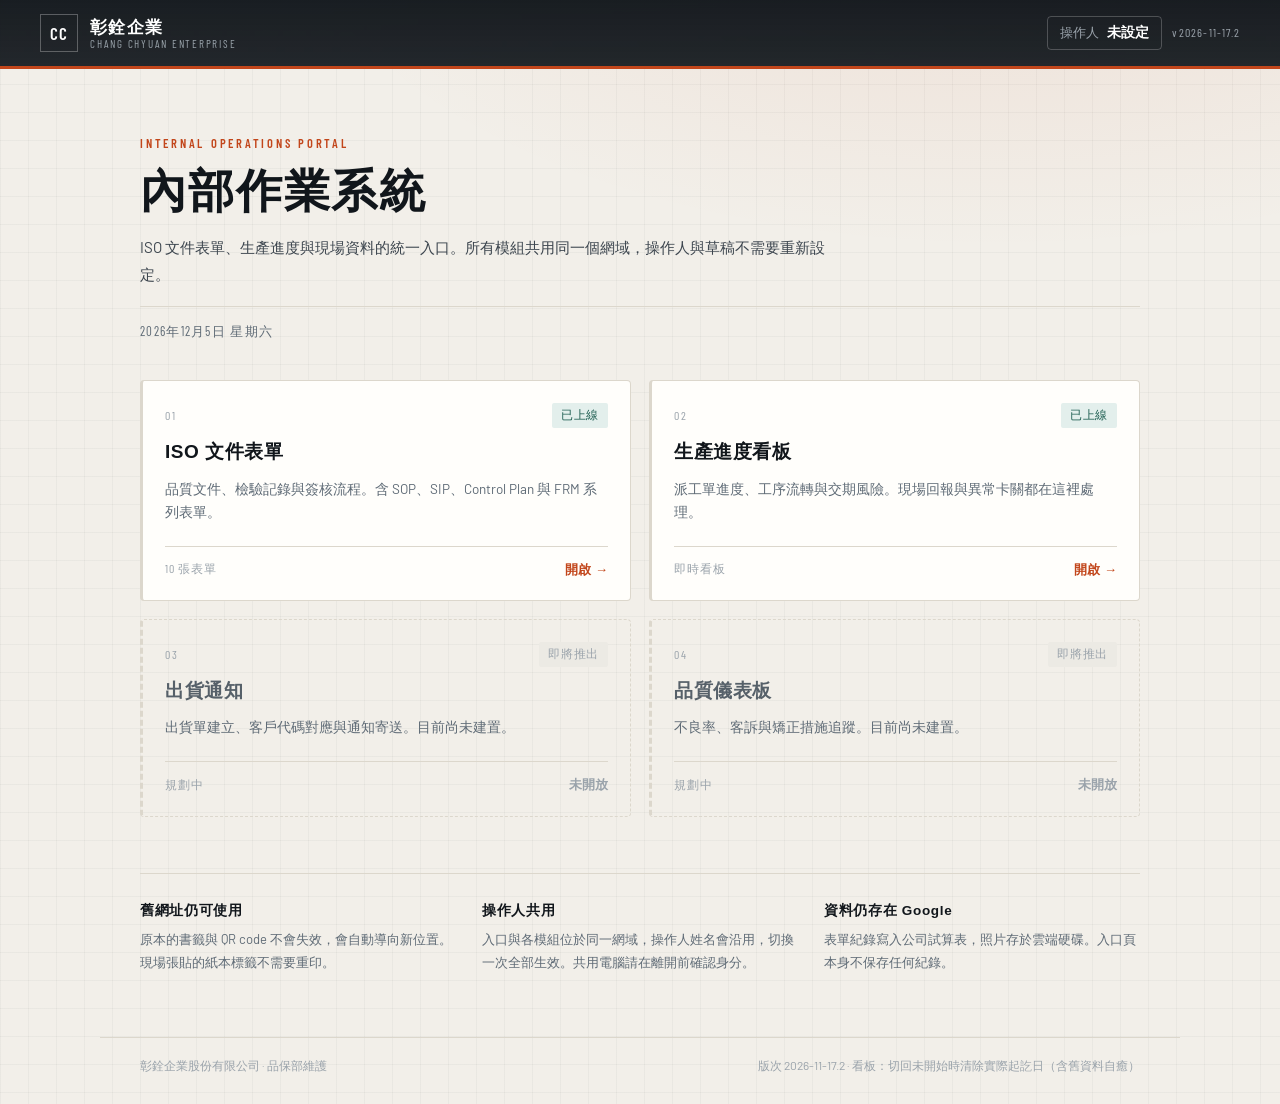
<file: index.html>
<!doctype html>
<html lang="zh-Hant">
<head>
<meta charset="utf-8">
<meta name="viewport" content="width=device-width, initial-scale=1">
<meta name="robots" content="noindex, nofollow, noarchive">
<meta name="description" content="彰銓企業內部作業系統入口">
<title>彰銓企業 · 內部作業系統</title>
<link rel="preconnect" href="https://fonts.googleapis.com">
<link rel="preconnect" href="https://fonts.gstatic.com" crossorigin>
<link href="https://fonts.googleapis.com/css2?family=Barlow+Condensed:wght@500;600&family=Barlow:wght@400;500;600&display=swap" rel="stylesheet">
<link rel="stylesheet" href="shared/theme.css">
</head>
<body>
<a class="skip" href="#modules">跳至功能列表</a>

<header class="topbar">
  <div class="brand">
    <span class="mark" aria-hidden="true">CC</span>
    <span class="brand-text">
      <strong>彰銓企業</strong>
      <small>CHANG CHYUAN ENTERPRISE</small>
    </span>
  </div>
  <div class="topbar-right">
    <button id="who" class="who" type="button" title="切換操作人">
      <span>操作人</span><b id="who-name">未設定</b>
    </button>
    <span class="ver" id="ver">v—</span>
  </div>
</header>

<main>
  <section class="intro">
    <p class="eyebrow">INTERNAL OPERATIONS PORTAL</p>
    <h1>內部作業系統</h1>
    <p class="lede">ISO 文件表單、生產進度與現場資料的統一入口。所有模組共用同一個網域，操作人與草稿不需要重新設定。</p>
    <p class="today" id="today"></p>
  </section>

  <section id="modules" class="grid" aria-label="功能模組">
    <p class="loading" id="loading">載入模組中…</p>
  </section>

  <section class="notes" aria-label="使用說明">
    <article>
      <h3>舊網址仍可使用</h3>
      <p>原本的書籤與 QR code 不會失效，會自動導向新位置。現場張貼的紙本標籤不需要重印。</p>
    </article>
    <article>
      <h3>操作人共用</h3>
      <p>入口與各模組位於同一網域，操作人姓名會沿用，切換一次全部生效。共用電腦請在離開前確認身分。</p>
    </article>
    <article>
      <h3>資料仍存在 Google</h3>
      <p>表單紀錄寫入公司試算表，照片存於雲端硬碟。入口頁本身不保存任何紀錄。</p>
    </article>
  </section>
</main>

<footer class="footer">
  <span>彰銓企業股份有限公司 · 品保部維護</span>
  <span id="footer-ver">版次 —</span>
</footer>

<script src="shared/shell.js"></script>
</body>
</html>
</file>
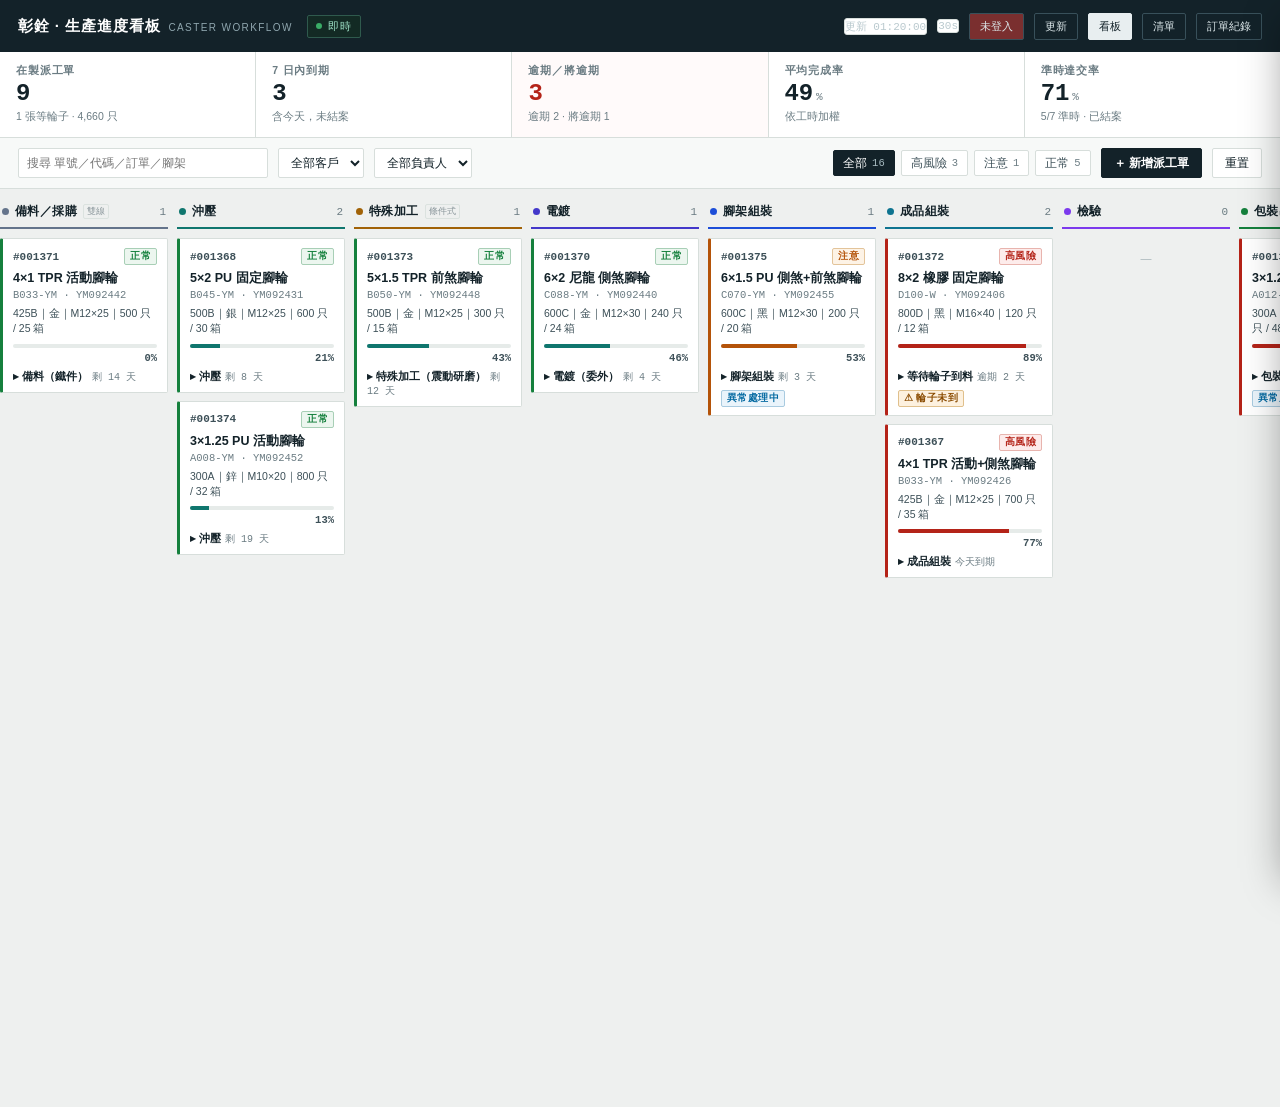
<file: board/index.html>
<!DOCTYPE html>
<html lang="zh-Hant">
<head>
<meta charset="UTF-8">
<meta name="viewport" content="width=device-width, initial-scale=1">
<meta http-equiv="refresh" content="0; url=board.html">
<meta name="robots" content="noindex, nofollow">
<title>彰銓 生產進度看板</title>
<style>
  body{margin:0;min-height:100vh;display:grid;place-items:center;background:#eef0ef;
       font-family:"Noto Sans TC","Microsoft JhengHei",sans-serif;color:#132229;}
  a{color:#0f766e;font-size:15px;}
  p{font-size:13px;color:#6b7c83;margin-top:8px;}
</style>
</head>
<body>
  <div style="text-align:center">
    <div style="font-size:16px;font-weight:700;letter-spacing:.06em">彰銓 · 生產進度看板</div>
    <p>正在前往看板…　<a href="board.html">若沒有自動跳轉，請點此</a></p>
  </div>
</body>
</html>
</file>
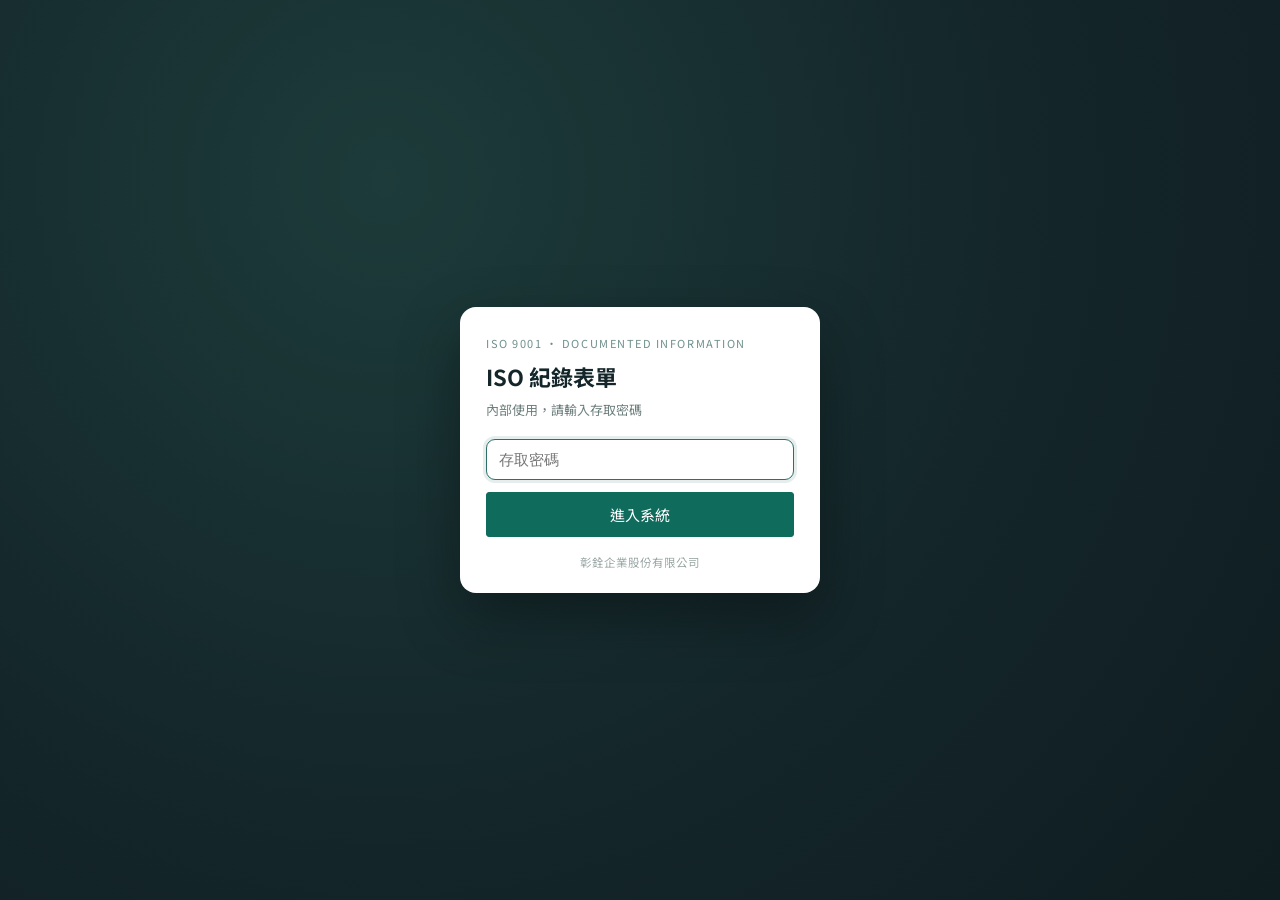
<file: iso/index.html>
<!DOCTYPE html>
<html lang="zh-Hant">
<head>
<meta charset="utf-8">
<meta name="viewport" content="width=device-width, initial-scale=1">
<title>ISO 紀錄表單 · 彰銓企業股份有限公司</title>
<meta name="description" content="ISO 9001 表單線上填寫：模具變更單、流程變更單、出貨同意單。">
<meta name="robots" content="noindex, nofollow">
<link rel="preconnect" href="https://fonts.googleapis.com">
<link rel="preconnect" href="https://fonts.gstatic.com" crossorigin>
<link href="https://fonts.googleapis.com/css2?family=Noto+Sans+TC:wght@400;500;700&family=Noto+Serif+TC:wght@600;700&display=swap" rel="stylesheet">
<link rel="stylesheet" href="assets/styles.css?v=2026-11-16.3">
<link rel="stylesheet" href="assets/drawer.css?v=2026-11-16.3">
</head>
<body class="locked">

<div class="gate" data-gate>
  <form class="gate-card" data-gate-form autocomplete="off">
    <div class="gate-brand">ISO 9001 · Documented Information</div>
    <h2>ISO 紀錄表單</h2>
    <p class="gate-sub">內部使用，請輸入存取密碼</p>
    <input type="password" class="gate-input" data-gate-input placeholder="存取密碼" aria-label="存取密碼" />
    <button type="submit" class="btn btn-primary gate-btn">進入系統</button>
    <p class="gate-err" data-gate-err hidden>密碼不正確，請再試一次</p>
    <p class="gate-note">彰銓企業股份有限公司</p>
  </form>
</div>

<div class="lb" data-lb hidden>
  <button type="button" class="lb-btn lb-close" data-lb-close aria-label="關閉">×</button>
  <button type="button" class="lb-btn lb-prev" data-lb-prev aria-label="上一張">‹</button>
  <button type="button" class="lb-btn lb-next" data-lb-next aria-label="下一張">›</button>
  <div class="lb-stage" data-lb-stage>
    <img class="lb-img" data-lb-img alt="照片放大檢視" />
  </div>
  <div class="lb-bar">
    <span class="lb-cap" data-lb-cap>1 / 1</span>
    <a class="lb-open" data-lb-open target="_blank" rel="noopener">另開原圖</a>
    <span class="lb-tip">滾輪或雙指縮放 · 拖曳移動 · Esc 關閉</span>
  </div>
</div>

<div class="gate" data-name-gate hidden>
  <form class="gate-card" data-name-form autocomplete="off">
    <div class="gate-brand">ISO 9001 · Documented Information</div>
    <h2>請填寫操作人</h2>
    <p class="gate-sub">姓名會顯示在紀錄與草稿上，請填寫真實姓名</p>
    <input type="text" class="gate-input" data-name-input placeholder="您的姓名" aria-label="操作人姓名" maxlength="20" />
    <p class="gate-err" data-name-err hidden>請輸入姓名（不可空白或使用「共用」）</p>
    <button type="submit" class="btn btn-primary gate-btn">開始填寫</button>
  </form>
</div>

<header class="app-header">
  <div class="header-inner">
    <div class="brand">
      <div class="brand-line">ISO 9001 · Documented Information</div>
      <h1>ISO 紀錄表單</h1>
      <p data-company>彰銓企業股份有限公司</p>
    </div>
    <div class="header-meta">
      <div><span class="dot"></span><span data-updated>管制版本</span></div>
      <div>表單版本以文件管制總表為準</div>
      <div class="operator">操作人：<strong data-operator>—</strong><button type="button" class="op-switch" data-operator-switch>切換</button></div>
      <div class="operator"><button type="button" class="op-switch" data-act="logout">登出</button></div>
    </div>
  </div>
</header>

<div class="toolbar">
  <div class="toolbar-inner">
    <nav class="tabs" data-nav aria-label="表單切換"></nav>
    <div class="actions">
      <button type="button" class="btn btn-primary" data-act="record">儲存紀錄</button>
      <button type="button" class="btn" data-act="history">歷史紀錄 <span class="badge" data-count>0</span></button>
      <button type="button" class="btn" data-act="save">儲存草稿</button>
      <button type="button" class="btn" data-act="check">檢查必填</button>
      <button type="button" class="btn" data-act="export">匯出 JSON</button>
      <label class="btn file-btn">載入 JSON<input type="file" accept="application/json,.json" data-import></label>
      <button type="button" class="btn btn-primary" data-act="print">列印／存 PDF</button>
      <button type="button" class="btn btn-ghost" data-act="clear">清除草稿</button>
    </div>
  </div>
  <div class="rec-bar" data-recbar hidden>
    <span class="rec-bar-text" data-recbar-text></span>
    <span class="rec-bar-ops">
      <button type="button" class="btn btn-sm btn-ghost" data-act="rec-new">建立新表單</button>
      <button type="button" class="btn btn-sm" data-act="rec-edit">修改</button>
      <button type="button" class="btn btn-sm" data-act="rec-lock">鎖定</button>
      <button type="button" class="btn btn-sm btn-ghost" data-act="rec-close">結束檢視</button>
    </span>
  </div>
  <div class="progress-wrap">
    <div class="progress"><span data-progress></span></div>
    <span class="progress-label" data-progress-label>0% 完成</span>
    <span class="status" data-status>尚未填寫</span>
  </div>
</div>

<div class="layout">
  <main data-main></main>
  <aside class="side-nav" data-sidenav aria-label="表單分類"></aside>
</div>

<footer class="app-foot">
  <span>彰銓企業股份有限公司 · ISO 9001 表單管制｜版次異動須同步 docs/文件管制總表.csv 與 docs/版本歷程總表.md</span>
  <span data-storage-note>紀錄儲存於本機瀏覽器</span>
</footer>

<div class="drawer" data-drawer hidden>
  <div class="drawer-mask" data-drawer-close></div>
  <aside class="drawer-panel" role="dialog" aria-label="歷史紀錄">
    <div class="drawer-head">
      <div>
        <h2 data-drawer-title>歷史紀錄</h2>
        <p class="drawer-sub" data-drawer-sub></p>
      </div>
      <button type="button" class="btn btn-ghost" data-drawer-close>關閉</button>
    </div>
    <div class="drawer-tools">
      <input type="search" data-record-search placeholder="搜尋單號、申請人、產品…" aria-label="搜尋紀錄">
      <button type="button" class="btn btn-sm" data-record-reload title="重新向雲端取得最新清單">重新整理</button>
      <span class="drawer-count" data-drawer-count></span>
    </div>
    <div class="drawer-body" data-record-list></div>
  </aside>
</div>

<script src="assets/config.js?v=2026-11-16.3"></script>
<script src="assets/forms.js?v=2026-11-16.3"></script>
<script src="assets/storage.js?v=2026-11-16.3"></script>
<script src="assets/app.js?v=2026-11-16.3"></script>
<script>
(function () {
  var SEEN = "2026-11-09.9";
  fetch("version.json?t=" + Date.now(), { cache: "no-store" })
    .then(function (r) { if (!r.ok) throw new Error("no version"); return r.json(); })
    .then(function (d) {
      if (d && d.v && d.v !== SEEN && !sessionStorage.getItem("iso:reloaded")) {
        sessionStorage.setItem("iso:reloaded", "1");
        location.reload();
      }
    })
    .catch(function () {});
})();
</script>
</body>
</html>
</file>
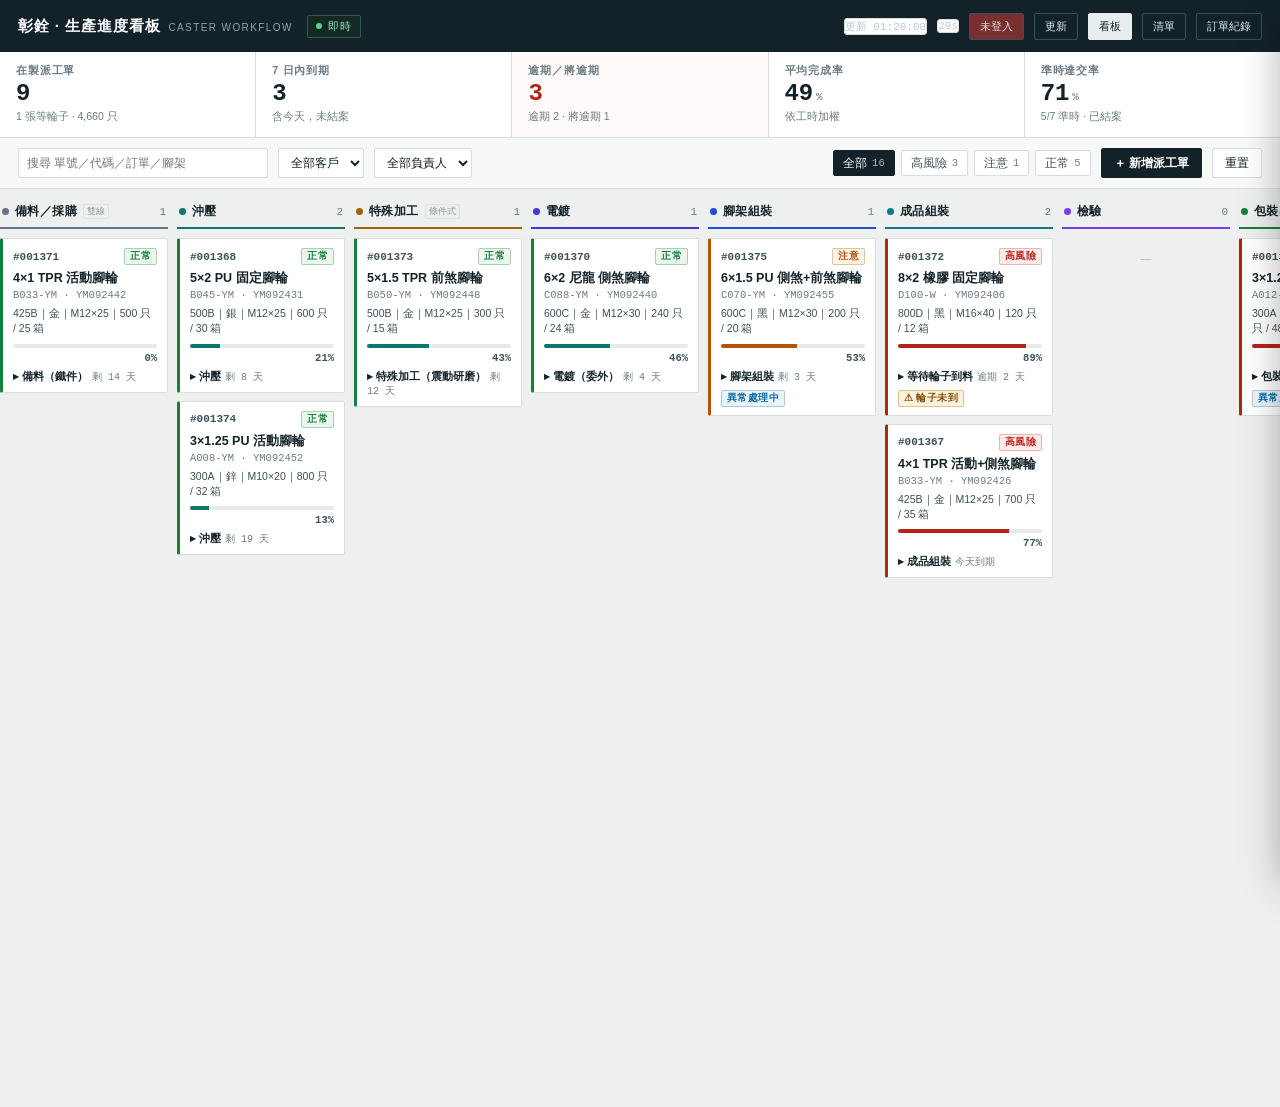
<file: board/board.html>
<!DOCTYPE html>
<html lang="zh-Hant">
<head>
<meta charset="UTF-8">
<meta name="viewport" content="width=device-width, initial-scale=1">
<title>彰銓｜生產進度看板（腳輪廠）</title>
<style>
  :root{
    --bg:#eef0ef; --panel:#fff; --ink:#132229; --ink-2:#3d5058; --muted:#6b7c83;
    --line:#d7dedb; --accent:#0f766e; --accent-soft:#e6f2f0;
    --high:#b42318; --high-soft:#fdeceb; --mid:#b45309; --mid-soft:#fdf3e6;
    --low:#15803d; --low-soft:#ecf6ef; --done:#556770; --done-soft:#eef1f2;
    --mono:ui-monospace,"Cascadia Mono",Consolas,monospace;
  }
  *{box-sizing:border-box;}
  body{
    margin:0; background:var(--bg); color:var(--ink);
    font-family:"Noto Sans TC","Microsoft JhengHei","PingFang TC",sans-serif;
    -webkit-font-smoothing:antialiased;
  }
  button{font-family:inherit;}

  .topbar{
    position:sticky; top:0; z-index:30; background:var(--ink); color:#fff;
    display:flex; align-items:center; gap:14px; padding:0 18px; height:52px;
  }
  .brand{display:flex; align-items:baseline; gap:8px;}
  .brand b{font-size:15px; letter-spacing:.06em;}
  .brand span{font-size:10px; color:#8fa6ae; letter-spacing:.14em;}
  .live{
    display:inline-flex; align-items:center; gap:6px; font-size:11px;
    color:#9fe3c8; border:1px solid #2f5a4d; background:#132a24;
    padding:3px 8px; border-radius:2px; letter-spacing:.08em;
  }
  .live i{width:6px;height:6px;border-radius:50%;background:#4ade80; display:block; animation:pulse 2s infinite;}
  @keyframes pulse{0%,100%{opacity:1} 50%{opacity:.25}}
  .tb-right{margin-left:auto; display:flex; align-items:center; gap:10px; font-size:11px;}
  .tb-right .seg{color:#b9c9ce; font-family:var(--mono);}
  .tbtn{
    background:transparent; color:#dce7ea; border:1px solid #38505a;
    border-radius:2px; font-size:11px; padding:5px 10px; cursor:pointer;
  }
  .tbtn:hover{background:#1e343d;}
  .tbtn.on{background:#e8eef0; color:#132229; border-color:#e8eef0;}

  .kpis{
    display:grid; grid-template-columns:repeat(5,1fr); gap:1px;
    background:var(--line); border-bottom:1px solid var(--line);
  }
  .kpi{background:var(--panel); padding:12px 16px 13px;}
  .kpi .k{font-size:10.5px; color:var(--muted); letter-spacing:.08em; font-weight:600;}
  .kpi .v{font-size:24px; font-weight:700; letter-spacing:-.01em; margin-top:3px; font-family:var(--mono); line-height:1.1;}
  .kpi .v small{font-size:11px; font-weight:500; color:var(--muted); margin-left:3px; font-family:inherit;}
  .kpi .s{font-size:10.5px; color:var(--muted); margin-top:3px;}
  .kpi.alert{background:#fffafa;}
  .kpi.alert .v{color:var(--high);}

  .filters{
    display:flex; align-items:center; gap:10px; flex-wrap:wrap;
    padding:10px 18px; background:#f7f9f8; border-bottom:1px solid var(--line);
    position:sticky; top:52px; z-index:20;
  }
  .filters input[type=search], .filters select{
    font:inherit; font-size:12px; height:30px; padding:0 8px;
    border:1px solid var(--line); border-radius:2px; background:#fff; color:var(--ink);
  }
  .filters input[type=search]{width:250px;}
  .filters input[type=search]:focus, .filters select:focus{outline:none; border-color:var(--accent);}
  .chips{display:flex; gap:6px; margin-left:auto;}
  .chip{
    font:inherit; font-size:11.5px; padding:0 9px; height:26px; border-radius:2px;
    border:1px solid var(--line); background:#fff; color:var(--ink-2); cursor:pointer;
    display:inline-flex; align-items:center; gap:5px;
  }
  .chip .n{font-family:var(--mono); font-size:10.5px; color:var(--muted);}
  .chip.on{background:var(--ink); color:#fff; border-color:var(--ink);}
  .chip.on .n{color:#a9bcc2;}

  .btn{
    font:inherit; font-size:12px; padding:0 12px; height:30px; border-radius:2px;
    border:1px solid var(--line); background:#fff; color:var(--ink); cursor:pointer; white-space:nowrap;
  }
  .btn:hover{background:#f4f6f5; border-color:#b9c6c2;}
  .btn.primary{background:var(--ink); color:#fff; border-color:var(--ink); font-weight:600;}
  .btn.primary:hover{background:#20363f;}
  .btn.danger{color:var(--high); border-color:#e4b8b3;}
  .btn.ghost{border:none; background:transparent; color:var(--muted); font-size:16px; padding:0 6px;}

  .board{
    display:flex; gap:9px; padding:14px 18px 24px; align-items:flex-start;
    overflow-x:auto; scroll-snap-type:x proximity;
  }
  .col{flex:1 1 190px; min-width:168px; scroll-snap-align:start;}
  .col-head{
    display:flex; align-items:center; gap:6px; padding:0 2px 7px;
    border-bottom:2px solid var(--c); margin-bottom:9px;
  }
  .col-head .dot{width:7px;height:7px;border-radius:50%;background:var(--c);}
  .col-head .nm{font-size:12px; font-weight:700; letter-spacing:.04em;}
  .col-head .tag2{font-size:9px; color:#8a969b; border:1px solid #dbe2df; border-radius:2px; padding:0 3px;}
  .col-head .ct{margin-left:auto; font-family:var(--mono); font-size:11px; color:var(--muted);}
  .col-body{display:flex; flex-direction:column; gap:8px; min-height:40px;}
  .col-empty{font-size:11px; color:#a7b4b9; padding:14px 0; text-align:center;}

  .card{
    background:var(--panel); border:1px solid var(--line); border-left:3px solid var(--line);
    border-radius:2px; padding:9px 10px 8px; cursor:pointer;
    transition:box-shadow .14s, transform .14s, border-color .14s;
  }
  .card:hover{box-shadow:0 4px 14px -6px rgba(19,34,41,.28); transform:translateY(-1px);}
  .card.high{border-left-color:var(--high);}
  .card.mid{border-left-color:var(--mid);}
  .card.low{border-left-color:var(--low);}
  .card.done{border-left-color:#b6c1c6; opacity:.72;}
  .c-top{display:flex; align-items:center; gap:6px;}
  .c-no{font-family:var(--mono); font-size:11px; font-weight:700; color:var(--ink-2);}
  .c-title{font-size:12.5px; font-weight:700; margin:5px 0 2px; line-height:1.35;}
  .c-sub{font-size:10.5px; color:var(--muted); font-family:var(--mono);}
  .c-spec{
    font-size:10.5px; color:var(--ink-2); margin-top:5px; line-height:1.45;
    display:-webkit-box; -webkit-line-clamp:2; -webkit-box-orient:vertical; overflow:hidden;
  }
  .bar{height:4px; background:#e6ebe9; border-radius:2px; overflow:hidden; margin:7px 0 4px;}
  .bar i{display:block; height:100%; background:var(--accent);}
  .card.high .bar i{background:var(--high);}
  .card.mid .bar i{background:var(--mid);}
  .card.done .bar i{background:#9aa8ad;}
  .c-line{display:flex; align-items:center; gap:6px; font-size:10.5px; color:var(--muted);}
  .c-pct{margin-left:auto; font-family:var(--mono); font-weight:700; color:var(--ink-2);}
  .c-op{font-size:11px; color:var(--ink); margin-top:5px; font-weight:600;}
  .c-op span{font-weight:400; color:var(--muted); font-family:var(--mono); font-size:10px; margin-left:4px;}
  .c-badge{
    display:inline-block; font-size:9.5px; font-weight:700; letter-spacing:.04em;
    padding:1px 5px; border-radius:2px; border:1px solid;
  }
  .b-high{color:var(--high); border-color:#e8b4ae; background:var(--high-soft);}
  .b-mid{color:var(--mid); border-color:#e3c49a; background:var(--mid-soft);}
  .b-low{color:var(--low); border-color:#a8cfb6; background:var(--low-soft);}
  .b-done{color:var(--done); border-color:#c6d0d4; background:var(--done-soft);}
  .b-warn{color:#8a4b00; border-color:#e0c08c; background:#fdf1df; margin-top:6px;}
  .b-side{color:#0369a1; border-color:#a9cbe0; background:#eaf4fb; margin-top:6px;}

  .list-wrap{padding:14px 18px 30px; overflow-x:auto;}
  table{width:100%; border-collapse:collapse; background:#fff; font-size:12px;}
  thead th{
    text-align:left; font-size:10.5px; letter-spacing:.06em; color:var(--muted);
    padding:9px 10px; border-bottom:1px solid var(--line); background:#f7f9f8; font-weight:700; white-space:nowrap;
  }
  tbody td{padding:9px 10px; border-bottom:1px solid #eef1f0; vertical-align:top;}
  tbody tr:hover{background:#fafbfa;}
  .mono{font-family:var(--mono);}

  .scrim{
    position:fixed; inset:0; background:rgba(19,34,41,.35); opacity:0;
    pointer-events:none; transition:opacity .2s; z-index:40;
  }
  .drawer{
    position:fixed; top:0; right:0; height:100dvh; width:min(540px,94vw);
    background:#fff; z-index:50; transform:translateX(100%);
    transition:transform .24s cubic-bezier(.4,0,.2,1); display:flex; flex-direction:column;
    box-shadow:-12px 0 40px -18px rgba(0,0,0,.4);
  }
  .d-head{padding:14px 16px; border-bottom:1px solid var(--line); background:var(--ink); color:#fff;}
  .d-body{overflow-y:auto; flex:1; padding:16px;}
  .sec-t{
    font-size:10.5px; letter-spacing:.1em; color:var(--muted); font-weight:700;
    margin:16px 0 7px; padding-bottom:5px; border-bottom:1px solid #edf0ef;
  }
  .sec-t:first-child{margin-top:0;}
  .spec{display:grid; grid-template-columns:1fr 1fr; gap:8px 12px; font-size:11.5px;}
  .spec div span{color:var(--muted); font-size:10px; display:block; margin-bottom:1px;}

  .modal{
    position:fixed; inset:0; z-index:70; background:rgba(19,34,41,.42);
    display:flex; align-items:center; justify-content:center; padding:16px;
  }
  .modal[hidden]{display:none;}
  .modal-card{
    background:#fff; width:min(760px,100%); max-height:92dvh;
    display:flex; flex-direction:column; border-radius:3px; overflow:hidden;
    box-shadow:0 24px 70px -24px rgba(0,0,0,.55);
  }
  .modal-head{padding:12px 16px; border-bottom:1px solid var(--line); display:flex; align-items:center; gap:10px;}
  .modal-head h3{margin:0; font-size:14px; letter-spacing:.04em;}
  .modal-body{padding:14px 16px; overflow-y:auto;}
  .modal-foot{padding:10px 16px; border-top:1px solid var(--line); display:flex; justify-content:flex-end; gap:8px; background:#fafbfa;}
  .form-grid{display:grid; grid-template-columns:repeat(3,1fr); gap:10px 12px;}
  .fld{display:flex; flex-direction:column; gap:3px;}
  .fld label{font-size:10.5px; color:var(--muted); letter-spacing:.04em;}
  .fld input, .fld select{
    font:inherit; font-size:12px; height:32px; padding:0 8px;
    border:1px solid var(--line); border-radius:2px; background:#fff; color:var(--ink);
  }
  .fld input:focus, .fld select:focus{outline:none; border-color:var(--accent); box-shadow:0 0 0 2px var(--accent-soft);}
  .fld input.err{border-color:var(--high); background:#fff8f7;}
  .span2{grid-column:span 2;}
  .span3{grid-column:span 3;}
  .checks{display:flex; gap:7px; flex-wrap:wrap;}
  .trow{
    display:flex; align-items:center; gap:6px; height:32px; padding:0 8px;
    border:1px solid var(--line); border-radius:2px; background:#fff;
  }
  .trow:has(input:checked){border-color:var(--accent); background:var(--accent-soft);}
  .trow label{display:inline-flex; align-items:center; gap:5px; font-size:12px; cursor:pointer; color:var(--ink);}
  .trow input[type=checkbox]{width:14px; height:14px; accent-color:var(--accent); margin:0;}
  .trow .tq{
    width:66px; height:24px; font:inherit; font-size:11.5px; font-family:var(--mono);
    border:1px solid var(--line); border-radius:2px; padding:0 5px; background:#fff;
  }
  .trow .tq:disabled{background:#f4f6f5; color:#a7b4b9;}
  .switch{display:flex; align-items:center; gap:7px; height:32px; font-size:12px;}
  .switch input{width:15px; height:15px; accent-color:var(--accent);}
  .hint{grid-column:1/-1; font-size:10.5px; color:var(--muted); margin-top:-2px; line-height:1.5;}
  .err-msg{grid-column:1/-1; font-size:11.5px; color:var(--high); background:var(--high-soft);
    border:1px solid #f0c8c4; border-radius:2px; padding:6px 9px;}

  .seg{display:inline-flex; border:1px solid var(--line); border-radius:3px; overflow:hidden; background:#fff;}
  .seg button{
    font:inherit; font-size:10.5px; padding:4px 7px; border:0; border-right:1px solid var(--line);
    background:#fff; color:var(--muted); cursor:pointer; white-space:nowrap;
  }
  .seg button:last-child{border-right:0;}
  .seg button:hover{background:#f5f8f7;}
  .seg button.on[data-s="wait"]{background:#eef1f2; color:#46596a; font-weight:700;}
  .seg button.on[data-s="run"]{background:var(--accent-soft); color:var(--accent); font-weight:700;}
  .seg button.on[data-s="done"]{background:var(--low-soft); color:var(--low); font-weight:700;}
  .seg.locked{opacity:.5;}
  .seg.locked button{cursor:not-allowed;}
  .seg button.on[data-s="open"]{background:var(--mid-soft); color:var(--mid); font-weight:700;}
  .seg button.on[data-s="closed"]{background:#eef1f2; color:#46596a; font-weight:700;}

  .issue{border-left:2px solid var(--mid); padding:2px 0 2px 9px; margin-bottom:10px; font-size:11.5px;}
  .issue.is-closed{border-left-color:var(--line);}
  .issue.is-closed .is-desc{color:var(--muted);}
  .issue-h{display:flex; align-items:center; gap:8px; flex-wrap:wrap;}
  .issue-h b{font-weight:700;}
  .xbtn{border:0; background:none; color:var(--muted); cursor:pointer; font-size:15px; line-height:1; padding:0 2px;}
  .xbtn:hover{color:var(--high);}
  .if-grid{display:grid; grid-template-columns:repeat(3,1fr); gap:8px;}
  #issueForm{
    border:1px solid var(--line); border-radius:3px; padding:10px; margin:8px 0 12px; background:#fafbfa;
  }
  #issueForm[hidden]{display:none;}
  #issueForm label{font-size:10px;}
  #issueForm input, #issueForm select{
    font:inherit; font-size:11.5px; height:28px; padding:0 6px;
    border:1px solid var(--line); border-radius:3px; background:#fff; width:100%;
  }
  #issueForm input.err{border-color:var(--high); background:#fff7f6;}
  .status{
    display:inline-block; font-size:9px; font-weight:700; letter-spacing:.03em;
    padding:1px 4px; border:1px solid; border-radius:2px; white-space:nowrap;
  }
  .s-done{color:#15803d; border-color:#9dd0ae; background:#ecf6ef;}
  .s-run{color:#0f766e; border-color:#9fcac4; background:#e6f2f0;}
  .s-wait{color:#6b7c83; border-color:#cfd8d5; background:#f4f6f5;}
  .board[hidden]{display:none;}

  .rec-head{
    display:flex; align-items:flex-end; gap:12px; padding:14px 16px 12px;
    border-bottom:1px solid var(--line); flex-wrap:wrap;
  }
  .rec-title{font-size:14px; font-weight:700; letter-spacing:.03em;}
  .rec-title #recCount{font-family:var(--mono); font-size:12px; color:var(--muted); font-weight:400; margin-left:4px;}
  .rec-note{display:block; font-size:10.5px; color:var(--muted); font-weight:400; margin-top:3px; letter-spacing:0;}
  .rec-actions{margin-left:auto; display:flex; gap:8px;}
  #recTable .on-board{font-size:9px; color:var(--accent); border:1px solid #9fcac4; background:var(--accent-soft);
    padding:0 4px; border-radius:2px; margin-left:6px; vertical-align:1px;}
  .col-more{
    width:100%; margin-top:2px; padding:8px 6px; font:inherit; font-size:10.5px;
    border:0; border-top:1px dashed var(--line); background:none; color:var(--accent);
    cursor:pointer; text-align:center; letter-spacing:.02em;
  }
  .col-more:hover{background:var(--accent-soft);}

  #toast{
    position:fixed; left:50%; bottom:26px; transform:translate(-50%,10px);
    background:#132229; color:#fff; font-size:12px; padding:9px 16px; border-radius:2px;
    opacity:0; pointer-events:none; transition:.22s; z-index:90;
  }
  #toast.on{opacity:1; transform:translate(-50%,0);}

  @media (max-width:900px){
    .kpis{grid-template-columns:repeat(2,1fr);}
    .kpi:nth-child(5){grid-column:span 2;}
    .col{flex:0 0 82vw; min-width:0;}
    .filters{position:static;}
    .filters input[type=search]{flex:1 1 100%; width:100%;}
    .chips{margin-left:0; flex-wrap:wrap;}
    .form-grid{grid-template-columns:1fr 1fr;}
    .span2,.span3{grid-column:span 2;}
    .modal{padding:0;}
    .modal-card{max-height:100dvh; height:100dvh; border-radius:0;}
    #btnAdd{flex:1 1 100%;}
  }
</style>
</head>
<body>

<header class="topbar">
  <div class="brand"><b>彰銓 · 生產進度看板</b><span>CASTER WORKFLOW</span></div>
  <span class="live"><i></i><span id="liveTxt">即時</span></span>
  <div class="tb-right">
    <span class="seg" id="updated">—</span>
    <span class="seg" id="countdown">—</span>
    <button class="tbtn" id="btnWho">未登入</button>
    <button class="tbtn" id="btnRefresh">更新</button>
    <button class="tbtn on" id="btnBoard">看板</button>
    <button class="tbtn" id="btnList">清單</button>
    <button class="tbtn" id="btnRec">訂單紀錄</button>
  </div>
</header>

<section class="kpis">
  <div class="kpi">
    <div class="k">在製派工單</div>
    <div class="v" id="kpiWip">0</div>
    <div class="s" id="kpiWipSub">—</div>
  </div>
  <div class="kpi">
    <div class="k">7 日內到期</div>
    <div class="v" id="kpiDue">0</div>
    <div class="s">含今天，未結案</div>
  </div>
  <div class="kpi alert">
    <div class="k">逾期／將逾期</div>
    <div class="v" id="kpiLate">0</div>
    <div class="s" id="kpiLateSub">—</div>
  </div>
  <div class="kpi">
    <div class="k">平均完成率</div>
    <div class="v" id="kpiAvg">0<small>%</small></div>
    <div class="s">依工時加權</div>
  </div>
  <div class="kpi">
    <div class="k">準時達交率</div>
    <div class="v" id="kpiOtd">0<small>%</small></div>
    <div class="s" id="kpiOtdSub">—</div>
  </div>
</section>

<div class="filters">
  <input type="search" id="fQ" placeholder="搜尋 單號／代碼／訂單／腳架">
  <select id="fCust"><option value="">全部客戶</option></select>
  <select id="fOwner"><option value="">全部負責人</option></select>
  <div class="chips" id="chips">
    <button class="chip on" data-risk="">全部 <span class="n" id="cAll">0</span></button>
    <button class="chip" data-risk="high">高風險 <span class="n" id="cHigh">0</span></button>
    <button class="chip" data-risk="mid">注意 <span class="n" id="cMid">0</span></button>
    <button class="chip" data-risk="low">正常 <span class="n" id="cLow">0</span></button>
  </div>
  <button class="btn primary" id="btnAdd">＋ 新增派工單</button>
  <button class="btn" id="btnReset" title="清除本機資料，回到示範資料">重置</button>
</div>

<main>
  <div class="board" id="board"></div>
  <div class="list-wrap" id="listView" hidden>
    <table id="listTable">
      <thead>
        <tr>
          <th>派工單</th><th>客戶代碼</th><th>品名</th><th>數量</th>
          <th>當前流程</th><th>完成</th><th>預交</th><th>風險</th><th>負責人</th>
        </tr>
      </thead>
      <tbody id="listBody"></tbody>
    </table>
  </div>

  <div class="list-wrap" id="recView" hidden>
    <div class="rec-head">
      <div class="rec-title">訂單紀錄 <span id="recCount">—</span>
        <span class="rec-note">看板只留最近 5 張結案，其餘集中在這裡</span></div>
      <div class="rec-actions">
        <button class="btn" id="btnCsv">匯出 CSV</button>
        <button class="btn primary" id="btnSync">同步到 Google Sheets</button>
      </div>
    </div>
    <table id="recTable">
      <thead>
        <tr>
          <th>結案日</th><th>派工單</th><th>客戶代碼</th><th>品名</th>
          <th>型式 · 數量</th><th>預交</th><th>交期結果</th><th>工序</th>
        </tr>
      </thead>
      <tbody id="recBody"></tbody>
    </table>
  </div>
</main>

<div class="scrim" id="scrim"></div>
<aside class="drawer" id="drawer">
  <div class="d-head" id="dHead"></div>
  <div class="d-body" id="drawerBody"></div>
</aside>

<div class="modal" id="modal" hidden>
  <div class="modal-card" role="dialog" aria-modal="true">
    <div class="modal-head">
      <h3>新增派工單</h3>
      <span style="font-size:10.5px;color:var(--muted);">建立後直接在看板跟進</span>
      <button class="btn ghost" id="btnCloseModal" style="margin-left:auto;">×</button>
    </div>
    <div class="modal-body">
      <div class="form-grid">
        <div class="fld"><label>派工單號 *</label><input id="fNo" placeholder="001376"></div>
        <div class="fld"><label>訂單號</label><input id="fOrder" placeholder="YM092426"></div>
        <div class="fld"><label>製表日 *</label><input id="fDate" type="date"></div>

        <div class="fld"><label>客戶代碼 *</label><input id="fCode" placeholder="B033-YM"></div>
        <div class="fld span2"><label>品名（選填，空白自動組合）</label><input id="fName" placeholder="4×1 TPR 活動腳輪"></div>

        <div class="fld"><label>腳架 *</label><input id="fFork" placeholder="425B"></div>
        <div class="fld"><label>電鍍顏色</label>
          <select id="fPlating">
            <option value="">—</option><option>金</option><option>銀</option><option>黑</option><option>鋅</option><option>其他</option>
          </select>
        </div>
        <div class="fld"><label>螺絲規格／四角板</label><input id="fScrew" placeholder="M12×25"></div>

        <div class="fld"><label>上皿（編號）</label><input id="fUp" placeholder="15"></div>
        <div class="fld"><label>下皿（編號）</label><input id="fDown" placeholder="30"></div>
        <div class="fld"><label>輪子規格 *</label><input id="fWheel" placeholder="4×1"></div>

        <div class="fld"><label>材質</label>
          <select id="fMat"><option value="">—</option><option>TPR</option><option>PU</option><option>PP</option><option>尼龍</option><option>橡膠</option><option>其他</option></select>
        </div>
        <div class="fld"><label>顏色</label><input id="fColor" placeholder="內黑"></div>
        <div class="fld"><label>數量 *（自動加總）</label>
          <div style="display:flex; gap:5px;">
            <input id="fQty" placeholder="700" style="flex:1; min-width:0;">
            <select id="fUnit" style="width:58px;"><option>只</option><option>組</option></select>
          </div>
        </div>

        <div class="fld span3"><label>型式與數量 *（勾選後填各自數量）</label>
          <div class="checks" id="fTypes">
            <div class="trow"><label><input type="checkbox" value="活動">活動</label><input class="tq" data-t="活動" type="number" min="0" step="10" placeholder="0" disabled></div>
            <div class="trow"><label><input type="checkbox" value="固定">固定</label><input class="tq" data-t="固定" type="number" min="0" step="10" placeholder="0" disabled></div>
            <div class="trow"><label><input type="checkbox" value="側煞">側煞</label><input class="tq" data-t="側煞" type="number" min="0" step="10" placeholder="0" disabled></div>
            <div class="trow"><label><input type="checkbox" value="前煞">前煞</label><input class="tq" data-t="前煞" type="number" min="0" step="10" placeholder="0" disabled></div>
            <div class="trow"><label><input type="checkbox" value="前雙煞">前雙煞</label><input class="tq" data-t="前雙煞" type="number" min="0" step="10" placeholder="0" disabled></div>
          </div>
        </div>

        <div class="fld"><label>客戶（選填）</label><input id="fCust2" placeholder="—"></div>
        <div class="fld"><label>預交日 *</label><input id="fDue" type="date"></div>
        <div class="fld"><label>預計完成</label><input id="fForecast" type="date"></div>

        <div class="fld span2"><label>包裝方式</label><input id="fPack" placeholder="全檢 · 25 只入袋 · 貼標＋大袋 · 封 H 型膠帶"></div>
        <div class="fld"><label>箱數</label><input id="fCartons" type="number" min="0" placeholder="35"></div>

        <div class="fld"><label>製程</label>
          <div class="switch">
            <input type="checkbox" id="fSpecial">
            <label for="fSpecial" style="font-size:12px; color:var(--ink);">需特殊加工（熱處理／震動）</label>
          </div>
        </div>
        <div class="fld span2"><label>負責人 *</label><input id="fOwner2" placeholder="陳建宏"></div>

        <div class="hint">流程：備料（鐵件）→ 沖壓 →〔特殊加工〕→ 電鍍 → 腳架組裝 → 成品組裝 → 檢驗 → 包裝出貨；「採購（輪子）」是並行支線，不勾特殊加工就是沖壓後直接電鍍。</div>
        <div class="err-msg" id="formErr" hidden></div>
      </div>
    </div>
    <div class="modal-foot">
      <button class="btn" id="btnCancel">取消</button>
      <button class="btn primary" id="btnCreate">建立派工單</button>
    </div>
  </div>
</div>

<div id="toast"></div>

<script>

/* ============================================================
   流程（依作業流程圖）
   主線：備料(鐵件) → 沖壓 →〔特殊加工〕→ 電鍍 → 腳架組裝 → 成品組裝 → 檢驗 → 包裝出貨
   支線：採購(輪子) ──────────────→ 成品組裝（並行，缺料會擋住成品組裝）
   特殊加工為條件式：一般件沖壓後直接電鍍
   ============================================================ */
const STAGES = [
  {key:'mat',      name:'備料／採購', color:'#64748b', note:'雙線'},
  {key:'press',    name:'沖壓',       color:'#0f766e'},
  {key:'special',  name:'特殊加工',   color:'#a16207', note:'條件式'},
  {key:'plate',    name:'電鍍',       color:'#4338ca'},
  {key:'fork',     name:'腳架組裝',   color:'#1d4ed8'},
  {key:'assemble', name:'成品組裝',   color:'#0e7490'},
  {key:'inspect',  name:'檢驗',       color:'#7c3aed'},
  {key:'pack',     name:'包裝出貨',   color:'#15803d'},
  {key:'closed',   name:'結案',       color:'#556770'}
];
const SPECIAL_STAGE = 'special';

/* 示範資料：op = [工序, 階段, 工時, 完成%, 計畫起, 計畫迄, 實際起, 實際迄, 負責人, 備註, 支線?] */
const R = [
  {
    no:'001367', order:'YM092426', code:'B033-YM',
    fork:'425B', plating:'金', screw:'M12×25', up:'15', down:'30',
    wheel:'4×1', material:'TPR', color:'內黑', types:['活動','側煞'],
    typeQty:{'活動':350,'側煞':350}, qty:700, cartons:35, unit:'只',
    packing:'全檢 · 25 只入袋 · 貼標＋大袋 · 排 4 層 · 封 H 型膠帶',
    customer:'', owner:'陳建宏', created:'2026-09-24', due:'2026-11-06', forecast:'2026-11-08',
    ops:[
      ['備料（鐵件）','mat',8,100,'09-24','09-26','09-24','09-26','王淑芬',''],
      ['沖壓','press',24,100,'09-27','10-03','09-27','10-04','李宗翰',''],
      ['電鍍（委外）','plate',12,100,'10-05','10-09','10-05','10-10','委外電鍍廠','回廠延 1 日'],
      ['腳架組裝','fork',18,100,'10-28','11-01','10-29','11-01','陳建宏',''],
      ['成品組裝','assemble',20,55,'11-02','11-06','11-02','','陳建宏',''],
      ['檢驗','inspect',10,0,'11-06','11-07','','','品保',''],
      ['包裝出貨','pack',8,0,'11-07','11-08','','','包裝組',''],
      ['採購（輪子）','purchase',16,100,'09-24','09-30','09-24','09-29','採購','','side']
    ],
    issues:[{date:'10-10', op:'電鍍', desc:'電鍍回廠延遲 1 日，色差需重工 2 件', days:1, action:'補件隨下批回廠，不動主排程', owner:'委外電鍍廠', status:'已結案'}],
    materials:[{item:'輪子 4×1 TPR 內黑', need:700, got:700, eta:'09-29', vendor:'採購', note:'已入庫'}],
    logs:[
      {date:'11-02', by:'陳建宏', summary:'腳架組裝完成，轉成品組裝', todo:'11-05 前完成 700 只'},
      {date:'11-05', by:'陳建宏', summary:'成品組裝完成 55%，缺 2 名人力', todo:'11-08 前補齊'}
    ]
  },
  {
    no:'001368', order:'YM092431', code:'B045-YM',
    fork:'500B', plating:'銀', screw:'M12×25', up:'18', down:'32',
    wheel:'5×2', material:'PU', color:'灰', types:['固定'],
    typeQty:{'固定':600}, qty:600, cartons:30, unit:'只',
    packing:'全檢 · 20 只入袋 · 貼標＋大袋 · 封 H 型膠帶',
    customer:'', owner:'張美玲', created:'2026-11-01', due:'2026-11-14', forecast:'2026-11-13',
    ops:[
      ['備料（鐵件）','mat',8,100,'11-01','11-02','11-01','11-02','王淑芬',''],
      ['沖壓','press',24,30,'11-03','11-08','11-03','','李宗翰','模具換線中'],
      ['電鍍（委外）','plate',12,0,'11-09','11-11','','','委外電鍍廠',''],
      ['腳架組裝','fork',18,0,'11-12','11-14','','','陳建宏',''],
      ['成品組裝','assemble',20,0,'11-14','11-16','','','陳建宏',''],
      ['檢驗','inspect',10,0,'11-16','11-17','','','品保',''],
      ['包裝出貨','pack',8,0,'11-17','11-18','','','包裝組',''],
      ['採購（輪子）','purchase',16,60,'11-01','11-08','11-01','','採購','廠商分批交','side']
    ],
    issues:[],
    materials:[{item:'輪子 5×2 PU 灰', need:600, got:360, eta:'11-09', vendor:'採購', note:'其餘 11-09 到'}],
    logs:[{date:'11-05', by:'張美玲', summary:'沖壓 30%，輪子到 360 只', todo:'追 11-09 第二批'}]
  },
  {
    no:'001369', order:'YM092415', code:'A012-YM',
    fork:'300A', plating:'鋅', screw:'M10×25', up:'12', down:'24',
    wheel:'3×1.25', material:'PP', color:'黑', types:['活動'],
    typeQty:{'活動':1200}, qty:1200, cartons:48, unit:'只',
    packing:'全檢 · 25 只入袋 · 貼標＋大袋 · 封 H 型膠帶',
    customer:'', owner:'黃振業', created:'2026-10-01', due:'2026-10-28', forecast:'2026-11-04',
    ops:[
      ['備料（鐵件）','mat',8,100,'10-01','10-02','10-01','10-02','王淑芬',''],
      ['沖壓','press',24,100,'10-03','10-10','10-03','10-09','李宗翰',''],
      ['電鍍（委外）','plate',12,100,'10-11','10-15','10-12','10-16','委外電鍍廠',''],
      ['腳架組裝','fork',18,100,'10-20','10-26','10-21','10-27','陳建宏',''],
      ['成品組裝','assemble',20,100,'10-28','11-01','10-28','11-01','陳建宏',''],
      ['檢驗','inspect',10,100,'11-02','11-03','11-02','11-03','品保',''],
      ['包裝出貨','pack',8,55,'11-03','11-06','11-04','','包裝組','人力不足'],
      ['採購（輪子）','purchase',16,100,'10-01','10-06','10-01','10-05','採購','','side']
    ],
    issues:[{date:'11-04', op:'包裝出貨', desc:'包裝人力不足，進度落後 2 日', days:2, action:'調支援 1 人，11/06 完成', owner:'包裝組', status:'處理中'}],
    materials:[{item:'輪子 3×1.25 PP 黑', need:1200, got:1200, eta:'10-05', vendor:'採購', note:'已入庫'}],
    logs:[
      {date:'11-03', by:'黃振業', summary:'全檢完成，開始包裝', todo:'11-06 出貨'},
      {date:'11-05', by:'黃振業', summary:'包裝 55%，已調支援', todo:'11-06 完成'}
    ]
  },
  {
    no:'001370', order:'YM092440', code:'C088-YM',
    fork:'600C', plating:'金', screw:'M12×30', up:'20', down:'36',
    wheel:'6×2', material:'尼龍', color:'白', types:['側煞'],
    typeQty:{'側煞':240}, qty:240, cartons:24, unit:'只',
    packing:'全檢 · 10 只入袋 · 貼標＋大袋 · 封 H 型膠帶',
    customer:'', owner:'李宗翰', created:'2026-10-28', due:'2026-11-10', forecast:'2026-11-10',
    ops:[
      ['備料（鐵件）','mat',8,100,'10-28','10-29','10-28','10-29','王淑芬',''],
      ['沖壓','press',24,100,'10-30','11-02','10-30','11-01','李宗翰',''],
      ['電鍍（委外）','plate',12,40,'11-02','11-05','11-03','','委外電鍍廠',''],
      ['腳架組裝','fork',18,0,'11-05','11-07','','','陳建宏',''],
      ['成品組裝','assemble',20,0,'11-07','11-09','','','陳建宏',''],
      ['檢驗','inspect',10,0,'11-09','11-10','','','品保',''],
      ['包裝出貨','pack',8,0,'11-10','11-11','','','包裝組',''],
      ['採購（輪子）','purchase',16,100,'10-28','11-02','10-28','11-01','採購','','side']
    ],
    issues:[],
    materials:[{item:'輪子 6×2 尼龍 白', need:240, got:240, eta:'11-01', vendor:'採購', note:'已入庫'}],
    logs:[{date:'11-05', by:'李宗翰', summary:'電鍍 40%，11/05 回廠', todo:'回廠後排腳架組裝'}]
  },
  {
    no:'001371', order:'YM092442', code:'B033-YM',
    fork:'425B', plating:'金', screw:'M12×25', up:'15', down:'30',
    wheel:'4×1', material:'TPR', color:'內黑', types:['活動'],
    typeQty:{'活動':500}, qty:500, cartons:25, unit:'只',
    packing:'全檢 · 25 只入袋 · 貼標＋大袋 · 封 H 型膠帶',
    customer:'', owner:'黃振業', created:'2026-11-05', due:'2026-11-20', forecast:'2026-11-19',
    ops:[
      ['備料（鐵件）','mat',8,0,'11-05','11-07','','','王淑芬','等待鋼板'],
      ['沖壓','press',24,0,'11-08','11-12','','','李宗翰',''],
      ['電鍍（委外）','plate',12,0,'11-13','11-15','','','委外電鍍廠',''],
      ['腳架組裝','fork',18,0,'11-16','11-18','','','陳建宏',''],
      ['成品組裝','assemble',20,0,'11-18','11-20','','','陳建宏',''],
      ['檢驗','inspect',10,0,'11-20','11-21','','','品保',''],
      ['包裝出貨','pack',8,0,'11-21','11-22','','','包裝組',''],
      ['採購（輪子）','purchase',16,0,'11-05','11-11','','','採購','','side']
    ],
    issues:[],
    materials:[{item:'鋼板 SPCC 1.6t', need:1, got:0, eta:'11-07', vendor:'—', note:'待進料'},
               {item:'輪子 4×1 TPR 內黑', need:500, got:0, eta:'11-11', vendor:'採購', note:'下單中'}],
    logs:[{date:'11-05', by:'黃振業', summary:'開單，材料未到', todo:'11-07 追鋼板進料'}]
  },
  {
    no:'001372', order:'YM092406', code:'D100-W',
    fork:'800D', plating:'黑', screw:'M16×40', up:'25', down:'45',
    wheel:'8×2', material:'橡膠', color:'黑', types:['固定'],
    typeQty:{'固定':120}, qty:120, cartons:12, unit:'只',
    packing:'全檢 · 10 只入箱 · 貼標 · 封 H 型膠帶',
    customer:'', owner:'張美玲', created:'2026-10-12', due:'2026-11-04', forecast:'2026-11-02',
    ops:[
      ['備料（鐵件）','mat',8,100,'10-12','10-13','10-12','10-13','王淑芬',''],
      ['特殊加工（熱處理）','special',20,100,'10-14','10-18','10-14','10-19','熱處理廠',''],
      ['沖壓','press',24,100,'10-19','10-24','10-19','10-23','李宗翰',''],
      ['電鍍（委外）','plate',12,100,'10-25','10-28','10-25','10-27','委外電鍍廠',''],
      ['腳架組裝','fork',18,100,'10-29','11-01','10-29','11-01','陳建宏',''],
      ['成品組裝','assemble',20,100,'11-02','11-04','11-02','11-03','陳建宏',''],
      ['檢驗','inspect',10,90,'11-04','11-05','11-04','','品保','抽樣中'],
      ['包裝出貨','pack',8,0,'11-05','11-06','','','包裝組',''],
      ['採購（輪子）','purchase',16,60,'10-12','10-20','10-12','','採購','大輪缺料','side']
    ],
    issues:[{date:'11-05', op:'檢驗', desc:'輪子僅到 72 只，其餘缺料；成品無法齊套', days:2, action:'協調廠商 11/07 補 48 只', owner:'採購', status:'處理中'}],
    materials:[{item:'輪子 8×2 橡膠 黑', need:120, got:72, eta:'11-07', vendor:'採購', note:'缺 48 只'}],
    logs:[{date:'11-05', by:'張美玲', summary:'檢驗 90%，輪子缺 48 只', todo:'11-07 追料並補齊'}]
  },
  {
    no:'001373', order:'YM092448', code:'B050-YM',
    fork:'500B', plating:'金', screw:'M12×25', up:'18', down:'32',
    wheel:'5×1.5', material:'TPR', color:'藍', types:['前煞'],
    typeQty:{'前煞':300}, qty:300, cartons:15, unit:'只',
    packing:'全檢 · 20 只入袋 · 貼標＋大袋 · 封 H 型膠帶',
    customer:'', owner:'李宗翰', created:'2026-10-30', due:'2026-11-18', forecast:'2026-11-17',
    ops:[
      ['備料（鐵件）','mat',8,100,'10-30','10-31','10-30','10-31','王淑芬',''],
      ['沖壓','press',24,100,'11-01','11-04','11-01','11-03','李宗翰',''],
      ['特殊加工（震動研磨）','special',20,50,'11-04','11-08','11-04','','震動組','客戶要求去毛邊'],
      ['電鍍（委外）','plate',12,0,'11-09','11-11','','','委外電鍍廠',''],
      ['腳架組裝','fork',18,0,'11-12','11-14','','','陳建宏',''],
      ['成品組裝','assemble',20,0,'11-14','11-16','','','陳建宏',''],
      ['檢驗','inspect',10,0,'11-16','11-17','','','品保',''],
      ['包裝出貨','pack',8,0,'11-17','11-18','','','包裝組',''],
      ['採購（輪子）','purchase',16,100,'10-30','11-03','10-30','11-02','採購','','side']
    ],
    issues:[],
    materials:[{item:'輪子 5×1.5 TPR 藍', need:300, got:300, eta:'11-02', vendor:'採購', note:'已入庫'}],
    logs:[{date:'11-05', by:'李宗翰', summary:'震動研磨 50%', todo:'11-08 完成轉電鍍'}]
  },
  {
    no:'001374', order:'YM092452', code:'A008-YM',
    fork:'300A', plating:'鋅', screw:'M10×20', up:'12', down:'24',
    wheel:'3×1.25', material:'PU', color:'紅', types:['活動'],
    typeQty:{'活動':800}, qty:800, cartons:32, unit:'只',
    packing:'全檢 · 25 只入袋 · 貼標＋大袋 · 封 H 型膠帶',
    customer:'', owner:'黃振業', created:'2026-11-02', due:'2026-11-25', forecast:'2026-11-25',
    ops:[
      ['備料（鐵件）','mat',8,100,'11-02','11-03','11-02','11-03','王淑芬',''],
      ['沖壓','press',24,15,'11-04','11-10','11-04','','李宗翰',''],
      ['電鍍（委外）','plate',12,0,'11-11','11-13','','','委外電鍍廠',''],
      ['腳架組裝','fork',18,0,'11-14','11-18','','','陳建宏',''],
      ['成品組裝','assemble',20,0,'11-18','11-21','','','陳建宏',''],
      ['檢驗','inspect',10,0,'11-21','11-23','','','品保',''],
      ['包裝出貨','pack',8,0,'11-23','11-25','','','包裝組',''],
      ['採購（輪子）','purchase',16,20,'11-02','11-08','11-02','','採購','','side']
    ],
    issues:[],
    materials:[{item:'輪子 3×1.25 PU 紅', need:800, got:0, eta:'11-12', vendor:'採購', note:'交期較長'}],
    logs:[{date:'11-05', by:'黃振業', summary:'沖壓 15%，輪子未到', todo:'11-12 追輪子'}]
  },
  {
    no:'001375', order:'YM092455', code:'C070-YM',
    fork:'600C', plating:'黑', screw:'M12×30', up:'20', down:'36',
    wheel:'6×1.5', material:'PU', color:'灰', types:['側煞','前煞'],
    typeQty:{'側煞':100,'前煞':100}, qty:200, cartons:20, unit:'只',
    packing:'全檢 · 10 只入袋 · 貼標＋大袋 · 封 H 型膠帶',
    customer:'', owner:'陳建宏', created:'2026-10-26', due:'2026-11-09', forecast:'2026-11-09',
    ops:[
      ['備料（鐵件）','mat',8,100,'10-26','10-27','10-26','10-27','王淑芬',''],
      ['沖壓','press',24,100,'10-28','10-31','10-28','10-30','李宗翰',''],
      ['電鍍（委外）','plate',12,100,'11-01','11-03','11-01','11-02','委外電鍍廠',''],
      ['腳架組裝','fork',18,70,'11-04','11-07','11-04','','陳建宏',''],
      ['成品組裝','assemble',20,0,'11-07','11-09','','','陳建宏',''],
      ['檢驗','inspect',10,0,'11-09','11-10','','','品保',''],
      ['包裝出貨','pack',8,0,'11-10','11-11','','','包裝組',''],
      ['採購（輪子）','purchase',16,30,'10-26','11-01','10-26','','採購','煞車輪缺料','side']
    ],
    issues:[{date:'11-03', op:'腳架組裝', desc:'煞車輪到料僅 60 只，可能影響成品組裝', days:1, action:'11/07 前補足 140 只', owner:'採購', status:'處理中'}],
    materials:[{item:'輪子 6×1.5 PU 灰（含煞車）', need:200, got:60, eta:'11-07', vendor:'採購', note:'缺 140 只'}],
    logs:[{date:'11-05', by:'陳建宏', summary:'腳架組裝 70%，等煞車輪', todo:'11-07 追料'}]
  },
  {
    no:'001360', order:'YM092390', code:'B033-YM',
    fork:'425B', plating:'金', screw:'M12×25', up:'15', down:'30',
    wheel:'4×1', material:'TPR', color:'內黑', types:['側煞'],
    typeQty:{'側煞':350}, qty:350, cartons:35, unit:'只',
    packing:'全檢 · 10 只入袋 · 貼標＋大袋 · 封 H 型膠帶',
    customer:'', owner:'陳建宏', created:'2026-09-20', due:'2026-10-31', forecast:'2026-10-30',
    ops:[
      ['備料（鐵件）','mat',8,100,'09-20','09-22','09-20','09-22','王淑芬',''],
      ['沖壓','press',24,100,'09-23','09-28','09-23','09-27','李宗翰',''],
      ['電鍍（委外）','plate',12,100,'09-29','10-02','09-29','10-02','委外電鍍廠',''],
      ['腳架組裝','fork',18,100,'10-15','10-19','10-16','10-19','陳建宏',''],
      ['成品組裝','assemble',20,100,'10-23','10-26','10-23','10-25','陳建宏',''],
      ['檢驗','inspect',10,100,'10-27','10-28','10-27','10-28','品保',''],
      ['包裝出貨','pack',8,100,'10-29','10-30','10-29','10-30','包裝組',''],
      ['採購（輪子）','purchase',16,100,'09-20','09-26','09-20','09-25','採購','','side']
    ],
    issues:[],
    materials:[{item:'輪子 4×1 TPR 內黑', need:350, got:350, eta:'09-25', vendor:'採購', note:'已入庫'}],
    logs:[{date:'10-30', by:'陳建宏', summary:'出貨完成，結案', todo:'—'}]
  }
];

/* 準時達交：近 30 日（示範值） */
const HISTORY = { total: 18, onTime: 15, period: '2026-10-07~2026-11-05' };

/* ---------------- 時鐘（示範用；接正式資料改為 () => new Date()） ---------------- */
const BOOT = Date.now();
const BASE = Date.parse('2026-11-06T09:20:00+08:00');
const now = () => new Date(BASE + (Date.now() - BOOT));

const dayNum = s => { const [y,m,d] = s.split('-').map(Number); return Date.UTC(y,m-1,d)/864e5; };
const todayNum = () => { const d = now(); return Date.UTC(d.getFullYear(), d.getMonth(), d.getDate())/864e5; };
const isoNum = n => new Date(n*864e5).toISOString().slice(0,10);
const isoDate = d => `${d.getFullYear()}-${String(d.getMonth()+1).padStart(2,'0')}-${String(d.getDate()).padStart(2,'0')}`;
const fmtTime = t => { const d = new Date(t); return `${String(d.getHours()).padStart(2,'0')}:${String(d.getMinutes()).padStart(2,'0')}:${String(d.getSeconds()).padStart(2,'0')}`; };
const shortDate = s => s ? s.slice(5).replace('-','/') : '—';

/* ---------------- 設定（接 Google Sheets 時填入） ---------------- */
const CFG = {
  endpoint: '',        // Apps Script doGet?action=board（讀看板資料）
  recordEndpoint: '',  // Apps Script doPost（訂單紀錄歸檔）
  authEndpoint: '',    // 動作紀錄 Apps Script /exec（board-sync.gs）
  googleClientId: '',  // OAuth Web Client ID（Google 登入）
  authMode: 'off',     // 'off'＝不啟用｜'strict'＝未登入不得改狀態
  pollSeconds: 30
};

/* ---------------- 狀態 ---------------- */
const STORE_KEY = 'board.orders.v3';
const state = { q:'', cust:'', owner:'', risk:'', view:'board' };
let flashSet = new Set();
let lastUpdated = now();

/* ---------------- 身分：一人一帳號（Google 登入） ---------------- */
const IDENT_KEY = 'board.ident.v1';
const QUEUE_KEY = 'board.queue.v1';
let IDENT = (function(){
  try{ const j = JSON.parse(localStorage.getItem(IDENT_KEY) || 'null');
       if(j && j.email && j.exp * 1000 > Date.now()) return j; }catch(e){}
  return null;
})();

function paintWho(){
  const b = document.getElementById('btnWho'); if(!b) return;
  b.textContent = IDENT ? IDENT.name : '未登入';
  b.title = IDENT ? IDENT.email + '（點一下登出）' : '點此登入';
  b.style.background = IDENT ? '' : '#7a2f2f';
}
function saveIdent(j){
  IDENT = j;
  try{ localStorage.setItem(IDENT_KEY, JSON.stringify(j)); }catch(e){}
  paintWho(); flushQueue();
}
function clearIdent(){
  IDENT = null;
  try{ localStorage.removeItem(IDENT_KEY); }catch(e){}
  paintWho();
}
function deviceId(){
  let d = null;
  try{ d = localStorage.getItem('board.device'); }catch(e){}
  if(!d){ d = 'dev-' + Math.random().toString(36).slice(2,10); try{ localStorage.setItem('board.device', d); }catch(e){} }
  return d;
}
function decodeJwt(t){
  try{
    const p = t.split('.')[1].replace(/-/g,'+').replace(/_/g,'/');
    const bin = atob(p); const bytes = Uint8Array.from(bin, c => c.charCodeAt(0));
    return JSON.parse(new TextDecoder().decode(bytes));
  }catch(e){ return {}; }
}
function loadGsi(cb){
  if(window.google && google.accounts){ cb(); return; }
  const s = document.createElement('script');
  s.src = 'https://accounts.google.com/gsi/client'; s.async = true; s.onload = cb;
  document.head.appendChild(s);
}
function onCredential(resp){
  const j = decodeJwt(resp.credential);
  const m = document.getElementById('loginModal'); if(m) m.hidden = true;
  saveIdent({ email: String(j.email||'').toLowerCase(), name: j.name || j.email || '—', exp: j.exp || 0, token: resp.credential });
  toast('已登入：' + IDENT.name);
}
function openLogin(){
  if(!CFG.googleClientId){ toast('尚未設定 Google 用戶端 ID，請洽系統管理者'); return; }
  let m = document.getElementById('loginModal');
  if(!m){
    m = document.createElement('div');
    m.id = 'loginModal'; m.className = 'modal'; m.hidden = true;
    m.innerHTML = '<div class="modal-card" style="max-width:340px;">'
      + '<div class="modal-head"><h3>登入才能更新進度</h3>'
      + '<button class="btn ghost" id="loginClose" style="margin-left:auto;">×</button></div>'
      + '<div class="modal-body" style="text-align:center;">'
      + '<p style="font-size:12px;color:var(--mid);margin:0 0 14px;">每次改狀態都會記錄你的姓名與時間</p>'
      + '<div id="gbtn" style="display:flex;justify-content:center;"></div>'
      + '</div></div>';
    document.body.appendChild(m);
    m.addEventListener('click', e => { if(e.target === m) m.hidden = true; });
    m.querySelector('#loginClose').onclick = () => { m.hidden = true; };
  }
  m.hidden = false;
  loadGsi(function(){
    google.accounts.id.initialize({ client_id: CFG.googleClientId, callback: onCredential, auto_select: false });
    google.accounts.id.renderButton(document.getElementById('gbtn'),
      { theme:'filled_black', size:'large', text:'signin_with', locale:'zh_TW' });
  });
}

/* 動作佇列：斷網或後端未設定時先存本機，恢復後補送 */
function queueAdd(a){
  let q = [];
  try{ q = JSON.parse(localStorage.getItem(QUEUE_KEY) || '[]'); }catch(e){}
  q.push(a);
  try{ localStorage.setItem(QUEUE_KEY, JSON.stringify(q.slice(-300))); }catch(e){}
}
async function postAction(a){
  const res = await fetch(CFG.authEndpoint, {
    method:'POST',
    headers:{'Content-Type':'text/plain;charset=utf-8'},
    body: JSON.stringify(Object.assign({ action:'log', token: IDENT.token, deviceId: deviceId() }, a))
  });
  return res.json();
}
async function sendAction(a){
  if(!IDENT || !CFG.authEndpoint) return;   // 未登入或後端未設定：不記錄、不堆佇列
  try{
    const j = await postAction(a);
    if(!j.ok) throw new Error(j.error || 'failed');
  }catch(e){ queueAdd(a); }
}
async function flushQueue(){
  if(!CFG.authEndpoint || !IDENT) return;
  let q = [];
  try{ q = JSON.parse(localStorage.getItem(QUEUE_KEY) || '[]'); }catch(e){}
  if(!q.length) return;
  const keep = [];
  for(const a of q){
    try{ const j = await postAction(a); if(!j.ok) keep.push(a); }
    catch(e){ keep.push(a); }
  }
  try{ localStorage.setItem(QUEUE_KEY, JSON.stringify(keep)); }catch(e){}
  if(q.length > keep.length) toast('已補送 ' + (q.length - keep.length) + ' 筆動作紀錄');
}

const productName = o => o.name || `${o.wheel} ${o.material} ${(o.types||[]).join('+')}腳輪`;
const qtyText = r => `${r.qty} ${r.unit||'只'}${r.cartons ? ' / ' + r.cartons + ' 箱' : ''}`;
const typeText = r => (r.types||[]).map(t=>{
  const q = r.typeQty && r.typeQty[t] != null ? r.typeQty[t] : null;
  return q != null ? `${t} ${q}` : t;
}).join(' · ');
const stageName = k => (STAGES.find(s=>s.key===k)||{}).name || '—';

function normalizeQty(o){
  if(!o.typeQty || !Object.keys(o.typeQty).length){
    if((o.types||[]).length === 1) o.typeQty = { [o.types[0]]: o.qty };
    else o.typeQty = {};
  }
  return o;
}

function normalizeOrder(r){
  // 舊資料有 MM-DD 格式，統一補成 YYYY-MM-DD
  const yr = (r.created && r.created.length === 10) ? Number(r.created.slice(0,4)) : 2026;
  const fd = s => (typeof s === 'string' && /^\d{2}-\d{2}$/.test(s)) ? `${yr}-${s}` : s;

  return {
    ...r,
    created: fd(r.created), due: fd(r.due), forecast: fd(r.forecast),
    custom: !!r.custom,
    ops: (r.ops||[]).map(o => Array.isArray(o)
      ? { name:o[0], stage:o[1], hours:o[2], pct:o[3], planS:fd(o[4]), planE:fd(o[5]),
          actS:fd(o[6]), actE:fd(o[7]), owner:o[8]||'', note:o[9]||'', lane:o[10]==='side'?'side':'main' }
      : { lane:'main', ...o,
          planS:fd(o.planS), planE:fd(o.planE), actS:fd(o.actS), actE:fd(o.actE) })
      .map(x => {
        // 舊資料自癒：沒開始的工序不該有實際起訖日
        if(!(x.pct > 0)){ x.actS = ''; x.actE = ''; }
        return x;
      }),
    issues: r.issues||[], materials: r.materials||[], logs: r.logs||[],
    updated: r.updated ? new Date(r.updated) : now()
  };
}

/* 結案紀錄示範（讓「看板只留 5 張、其餘轉紀錄」看得到效果） */
function makeClosedSeeds(){
  const base = [
    ['備料（鐵件）','mat',8],['沖壓','press',24],['電鍍（委外）','plate',12],
    ['腳架組裝','fork',18],['成品組裝','assemble',20],['檢驗','inspect',10],['包裝出貨','pack',8]
  ];
  const list = [
    ['001341','YM091705','A008-YM','3×1.25','PU','紅',['活動'],{'活動':600},30,'2026-09-15','2026-09-30','2026-09-28','陳建宏'],
    ['001344','YM091712','B033-YM','4×1','TPR','內黑',['側煞'],{'側煞':400},40,'2026-09-18','2026-10-02','2026-10-01','李宗翰'],
    ['001348','YM091730','B045-YM','5×2','PU','灰',['固定'],{'固定':500},25,'2026-09-24','2026-10-08','2026-10-09','黃振業'],
    ['001351','YM091806','C088-YM','6×2','尼龍','白',['側煞','前煞'],{'側煞':150,'前煞':150},15,'2026-09-28','2026-10-12','2026-10-12','張美玲'],
    ['001353','YM091821','A012-YM','3×1.25','PP','黑',['活動'],{'活動':1000},50,'2026-10-01','2026-10-16','2026-10-16','陳建宏'],
    ['001357','YM091902','B050-YM','5×1.5','TPR','藍',['前煞'],{'前煞':240},12,'2026-10-06','2026-10-21','2026-10-22','林志明']
  ];

  return list.map(([no,order,code,wheel,material,color,types,typeQty,cartons,created,due,closed,owner])=>{
    const s0 = dayNum(created), c0 = dayNum(closed);
    const span = Math.max(base.length, c0 - s0 + 1);

    const ops = base.map(([name,stage,hours],i)=>{
      const ps = s0 + Math.floor(i*span/base.length);
      const pe = s0 + Math.floor((i+1)*span/base.length) - 1;
      const last = i === base.length - 1;
      return [name, stage, hours, 100, isoNum(ps), isoNum(pe), isoNum(ps), isoNum(last ? c0 : pe), owner, ''];
    });
    ops.push(['採購（輪子）','purchase',16,100,isoNum(s0),isoNum(s0+6),isoNum(s0),isoNum(s0+5),'採購','','side']);

    const qty = Object.values(typeQty).reduce((a,b)=>a+b,0);

    return {
      no, order, code, fork:'425B', plating:'金', screw:'M12×25', up:'15', down:'30',
      wheel, material, color, types, typeQty, qty, unit:'只', cartons, customer:'', owner,
      created, due, forecast: closed,
      packing:'全檢 · 25 只入袋 · 貼標＋大袋',
      ops, issues:[], materials:[],
      logs:[{ date: closed.slice(5), by: owner, summary:'出貨完成，結案', todo:'—' }],
      custom:false
    };
  });
}

function seedOrders(){
  return [...R, ...makeClosedSeeds()].map(normalizeOrder);
}
function saveOrders(){
  try{
    localStorage.setItem(STORE_KEY, JSON.stringify(orders.map(o=>({
      ...o, updated: o.updated instanceof Date ? o.updated.toISOString() : o.updated
    }))));
  }catch(e){}
}
function loadOrders(){
  try{
    const raw = localStorage.getItem(STORE_KEY);
    if(raw){
      const list = JSON.parse(raw);
      if(Array.isArray(list) && list.length) return list.map(normalizeOrder);
    }
  }catch(e){}
  const seed = seedOrders();
  try{ localStorage.setItem(STORE_KEY, JSON.stringify(seed.map(o=>({...o, updated:o.updated.toISOString()})))); }catch(e){}
  return seed;
}

let orders = loadOrders();
orders.forEach(normalizeQty);

/* ---------------- 推導 ---------------- */
function derive(o){
  const ops = o.ops;
  const total = ops.reduce((s,x)=>s+x.hours,0) || 1;
  const doneH = ops.reduce((s,x)=>s + x.hours*(x.pct/100), 0);
  const pct = Math.round(doneH/total*100);

  const mainOps = ops.filter(x=>x.lane !== 'side');
  const cur = mainOps.find(x=>x.pct < 100);

  const sideOps = ops.filter(x=>x.lane === 'side');
  const wheelsOk = sideOps.every(x=>x.pct >= 100);

  const idxOf = k => STAGES.findIndex(s=>s.key === k);
  const asmIdx = idxOf('assemble');
  // 成品組裝與採購（輪子）都完成，才放行檢驗
  const asmComplete = mainOps.every(o => idxOf(o.stage) > asmIdx || o.pct >= 100);
  const blocked = !wheelsOk && asmComplete;

  let stage = cur ? cur.stage : 'closed';
  const naturalStage = stage;                // 未考慮閘門時應該到的位置
  if(blocked) stage = 'assemble';            // 卡在成品組裝，不放行檢驗

  // 未結案異常 → 卡住該工序所屬階段，不得往下走
  let holdStage = null;
  (o.issues || []).filter(i=>i.status !== '已結案').forEach(it=>{
    const op = o.ops.find(x=>x.name === it.op);
    const st = op ? op.stage : (cur ? cur.stage : null);
    if(!st || st === 'closed') return;
    if(holdStage === null || idxOf(st) < idxOf(holdStage)) holdStage = st;
  });
  const issueHold = holdStage !== null && idxOf(naturalStage) > idxOf(holdStage);
  if(issueHold) stage = holdStage;

  const curOp = issueHold ? '異常未結案'
              : blocked  ? '等待輪子到料'
              : (cur ? cur.name : '已結案');

  const dueIn = dayNum(o.due) - todayNum();
  const fcIn = dayNum(o.forecast || o.due) - todayNum();
  const openIssue = (o.issues||[]).some(i=>i.status !== '已結案');

  let risk;
  if(stage === 'closed')       risk = 'done';
  else if(dueIn < 0)           risk = 'high';
  else if(dayNum(o.forecast || o.due) > dayNum(o.due)) risk = 'high';
  else if(blocked)             risk = 'mid';
  else if(openIssue)           risk = 'mid';
  else if(dueIn <= 3)          risk = 'mid';
  else                         risk = 'low';

  if(blocked && risk === 'low') risk = 'mid';

  // 結案時間：最後一道工序的實際完成日（無資料則取最後更新）
  const acts = ops.map(x=>x.actE).filter(Boolean).sort();
  const closedAt = stage === 'closed' ? (acts.length ? acts[acts.length-1] : isoDate(o.updated || now())) : '';

  return {...o, pct, stage, curOp, closedAt, dueIn, fcIn, wheelsOk, blocked, issueHold, risk, openIssue};
}

let rows = orders.map(derive);

/* ---------------- 渲染 ---------------- */
const CLOSED_LIMIT = 5;          // 看板「已結案」欄最多顯示張數
const RISK_TXT = { high:'高風險', mid:'注意', low:'正常', done:'已結案' };
const RISK_CLS = { high:'b-high', mid:'b-mid', low:'b-low', done:'b-done' };

function dueText(r){
  if(r.stage === 'closed') return '已結案';
  if(r.dueIn < 0) return `逾期 ${-r.dueIn} 天`;
  if(r.dueIn === 0) return '今天到期';
  return `剩 ${r.dueIn} 天`;
}

function visible(){
  const q = state.q.trim().toLowerCase();
  return rows.filter(r=>{
    if(state.cust && (r.customer||'') !== state.cust) return false;
    if(state.owner && r.owner !== state.owner) return false;
    if(state.risk){
      if(state.risk === 'high' && r.risk !== 'high') return false;
      if(state.risk === 'mid'  && r.risk !== 'mid')  return false;
      if(state.risk === 'low'  && r.risk !== 'low')  return false;
    }
    if(!q) return true;
    const hay = [r.no, r.order, r.code, r.fork, r.wheel, r.material, productName(r), r.customer]
      .join(' ').toLowerCase();
    return hay.includes(q);
  });
}

function renderKPI(){
  const active = rows.filter(r=>r.stage !== 'closed');
  const due7 = active.filter(r=>r.dueIn >= 0 && r.dueIn <= 7).length;
  const high = rows.filter(r=>r.risk === 'high');
  const overdue = high.filter(r=>r.dueIn < 0).length;
  const soon = high.length - overdue;
  const avg = active.length ? Math.round(active.reduce((s,r)=>s+r.pct,0)/active.length) : 0;
  // 準時達交率：以已結案紀錄實算（沒有紀錄時才用示範值）
  const closedRows = rows.filter(r=>r.stage === 'closed' && r.closedAt);
  const onTimeN = closedRows.filter(r=>dayNum(r.closedAt) <= dayNum(r.due)).length;
  const otdBase = closedRows.length ? { onTime: onTimeN, total: closedRows.length } : HISTORY;
  const otd = otdBase.total ? Math.round(otdBase.onTime/otdBase.total*100) : 0;

  const g = id => document.getElementById(id);
  g('kpiWip').textContent = active.length;
  g('kpiWipSub').textContent = active.length
    ? `${active.filter(r=>r.blocked).length} 張等輪子 · ${active.reduce((s,r)=>s+r.qty,0).toLocaleString()} 只`
    : '目前無在製';
  g('kpiDue').textContent = due7;
  g('kpiLate').textContent = high.length;
  g('kpiLateSub').textContent = `逾期 ${overdue} · 將逾期 ${soon}`;
  g('kpiAvg').innerHTML = `${avg}<small>%</small>`;
  g('kpiOtd').innerHTML = `${otd}<small>%</small>`;
  g('kpiOtdSub').textContent = `${otdBase.onTime}/${otdBase.total} 準時 · ${closedRows.length ? '已結案' : '近 30 日'}`;

  g('cAll').textContent = rows.length;
  g('cHigh').textContent = high.length;
  g('cMid').textContent = rows.filter(r=>r.risk === 'mid').length;
  g('cLow').textContent = rows.filter(r=>r.risk === 'low').length;
}

function renderFilters(){
  const custSel = document.getElementById('fCust');
  const ownerSel = document.getElementById('fOwner');
  const custs = [...new Set(orders.map(o=>o.customer).filter(Boolean))].sort();
  const owners = [...new Set(orders.map(o=>o.owner).filter(Boolean))].sort();
  custSel.innerHTML = '<option value="">全部客戶</option>' +
    custs.map(c=>`<option value="${c}"${state.cust===c?' selected':''}>${c}</option>`).join('');
  ownerSel.innerHTML = '<option value="">全部負責人</option>' +
    owners.map(o=>`<option value="${o}"${state.owner===o?' selected':''}>${o}</option>`).join('');
}

function cardHTML(r){
  return `<article class="card ${r.risk}" data-no="${r.no}">
    <div class="c-top">
      <span class="c-no">#${r.no}</span>
      <span class="c-badge ${RISK_CLS[r.risk]}" style="margin-left:auto;">${RISK_TXT[r.risk]}</span>
    </div>
    <h3 class="c-title">${productName(r)}</h3>
    <div class="c-sub">${r.code} · ${r.order||'—'}</div>
    <div class="c-spec">${r.fork}｜${r.plating||'—'}｜${r.screw||'—'}｜${qtyText(r)}</div>
    <div class="bar"><i style="width:${r.pct}%"></i></div>
    <div class="c-line"><span class="c-pct">${r.pct}%</span></div>
    <div class="c-op">▸ ${r.stage === 'closed' ? '已結案' : r.curOp}<span>${dueText(r)}</span></div>
    ${r.blocked ? '<span class="c-badge b-warn">⚠ 輪子未到</span>' : ''}
    ${r.issueHold ? '<span class="c-badge b-warn">⚠ 異常未結案</span>' : ''}
    ${r.openIssue && !r.blocked && !r.issueHold ? '<span class="c-badge b-side">異常處理中</span>' : ''}
  </article>`;
}

function renderBoard(){
  const cols = STAGES.filter(s => s.key !== SPECIAL_STAGE || rows.some(r=>r.stage === SPECIAL_STAGE));
  const data = visible();
  document.getElementById('board').innerHTML = cols.map(s=>{
    let list = data.filter(r=>r.stage === s.key);

    if(s.key === 'closed'){
      // 結案：依結案時間新 → 舊
      list = list.slice().sort((a,b)=>(b.closedAt || '').localeCompare(a.closedAt || ''));
    } else {
      list.sort((a,b)=>({high:0,mid:1,low:2,done:3})[a.risk] - ({high:0,mid:1,low:2,done:3})[b.risk] || a.dueIn - b.dueIn);
    }

    const total = list.length;
    const shown = s.key === 'closed' ? list.slice(0, CLOSED_LIMIT) : list;

    return `<section class="col">
      <div class="col-head" style="--c:${s.color}">
        <span class="dot"></span><span class="nm">${s.name}</span>
        ${s.note ? `<span class="tag2">${s.note}</span>` : ''}
        <span class="ct">${total}</span>
      </div>
      <div class="col-body">
        ${shown.length ? shown.map(cardHTML).join('') : '<div class="col-empty">—</div>'}
        ${s.key === 'closed' && total > shown.length
          ? `<button class="col-more" id="moreClosed">其餘 ${total - shown.length} 張已轉入訂單紀錄 →</button>` : ''}
      </div>
    </section>`;
  }).join('');

  const more = document.getElementById('moreClosed');
  if(more) more.onclick = () => setView('rec');

  document.getElementById('board').querySelectorAll('.card').forEach(el=>{
    el.addEventListener('click', ()=>openDrawer(el.dataset.no));
    if(flashSet.has(el.dataset.no)) el.style.animation = 'none';
  });
  flashSet = new Set();
}

function renderList(){
  const data = visible();
  document.getElementById('listBody').innerHTML = data.map(r=>`
    <tr data-no="${r.no}" style="cursor:pointer;">
      <td class="mono">#${r.no}</td>
      <td class="mono">${r.code}</td>
      <td>${productName(r)}</td>
      <td class="mono">${qtyText(r)}</td>
      <td>${r.stage === 'closed' ? '已結案' : r.curOp}</td>
      <td class="mono">${r.pct}%</td>
      <td class="mono">${shortDate(r.due)}</td>
      <td><span class="c-badge ${RISK_CLS[r.risk]}">${RISK_TXT[r.risk]}</span></td>
      <td>${r.owner}</td>
    </tr>`).join('');
  document.getElementById('listBody').querySelectorAll('tr').forEach(tr=>{
    tr.addEventListener('click', ()=>openDrawer(tr.dataset.no));
  });
}

/* ---------------- 訂單紀錄 ---------------- */
function recRows(){
  return rows.filter(r=>r.stage === 'closed')
    .sort((a,b)=>(b.closedAt || '').localeCompare(a.closedAt || ''));
}

function renderRec(){
  const list = recRows();
  document.getElementById('recCount').textContent = `共 ${list.length} 張`;

  document.getElementById('recBody').innerHTML = list.length ? list.map((r,i)=>{
    const d = dayNum(r.closedAt) - dayNum(r.due);
    const res = d <= 0
      ? '<span class="c-badge b-low">準時</span>'
      : `<span class="c-badge b-high">逾期 ${d} 天</span>`;
    const mainOps = r.ops.filter(x=>x.lane !== 'side');
    const doneN = mainOps.filter(x=>x.pct >= 100).length;

    return `<tr data-no="${r.no}" style="cursor:pointer;">
      <td class="mono">${r.closedAt}${i < CLOSED_LIMIT ? '<span class="on-board">看板</span>' : ''}</td>
      <td class="mono">#${r.no}</td>
      <td class="mono">${r.code}</td>
      <td>${productName(r)}</td>
      <td class="mono">${typeText(r)} · ${qtyText(r)}</td>
      <td class="mono">${shortDate(r.due)}</td>
      <td>${res}</td>
      <td class="mono">${doneN}/${mainOps.length}</td>
    </tr>`;
  }).join('') : '<tr><td colspan="8" style="text-align:center;color:var(--muted);padding:28px;">尚無結案紀錄</td></tr>';

  document.getElementById('recBody').querySelectorAll('tr[data-no]').forEach(tr=>{
    tr.addEventListener('click', ()=>openDrawer(tr.dataset.no));
  });
}

const csvCell = v => {
  const s = String(v ?? '');
  return /[",\n]/.test(s) ? '"' + s.replace(/"/g,'""') + '"' : s;
};

function recordsCsv(){
  const head = ['結案日','派工單','訂單號','客戶代碼','品名','型式','數量','單位','箱數',
                '預交','交期結果','腳架','電鍍顏色','螺絲','上皿','下皿','輪子','材質','顏色','包裝方式','負責人'];
  const lines = [head.join(',')];

  recRows().forEach(r=>{
    const d = dayNum(r.closedAt) - dayNum(r.due);
    lines.push([
      r.closedAt, r.no, r.order, r.code, productName(r), (r.types || []).join('+'),
      r.qty, r.unit, r.cartons || '', r.due,
      d <= 0 ? '準時' : `逾期 ${d} 天`,
      r.fork, r.plating, r.screw, r.up, r.down, r.wheel, r.material, r.color, r.pack, r.owner
    ].map(csvCell).join(','));
  });

  return '\uFEFF' + lines.join('\r\n');
}

function downloadCsv(){
  const blob = new Blob([recordsCsv()], {type:'text/csv;charset=utf-8'});
  const url = URL.createObjectURL(blob);
  const a = document.createElement('a');
  a.href = url;
  a.download = `訂單紀錄_${isoDate(now())}.csv`;
  document.body.appendChild(a); a.click(); a.remove();
  setTimeout(()=>URL.revokeObjectURL(url), 3000);
}

async function syncRecords(){
  const list = recRows();
  if(!list.length){ toast('目前沒有結案紀錄可同步'); return; }

  if(!CFG.recordEndpoint){
    downloadCsv();
    toast('尚未接 Google Sheets：已匯出 CSV，可直接貼上試算表');
    return;
  }

  try{
    const res = await fetch(CFG.recordEndpoint, {
      method:'POST',
      headers:{'Content-Type':'text/plain;charset=utf-8'},   // 避開 CORS preflight
      body: JSON.stringify({ action:'archive', csv: recordsCsv() })
    });
    const j = await res.json();
    toast(`已同步 ${j.count ?? list.length} 筆到「訂單紀錄」`);
  }catch(err){
    downloadCsv();
    toast('同步失敗，已改為匯出 CSV');
  }
}

function renderAll(){
  renderKPI(); renderFilters(); renderBoard(); renderList(); renderRec();
  document.getElementById('updated').textContent = `更新 ${fmtTime(lastUpdated)}`;
}

/* ---------------- 詳情抽屜 ---------------- */
function opRow(o, i, locked){
  const s = o.pct >= 100 ? 'done' : (o.pct > 0 ? 'run' : 'wait');
  return `<tr>
    <td style="padding:6px 4px;">${o.name}${o.lane === 'side' ? ' <span class="c-badge b-side" style="margin:0;padding:0 3px;">支線</span>' : ''}
      <div style="font-size:10px;color:var(--muted);font-family:var(--mono);">${shortDate(o.planS)} → ${shortDate(o.planE)}${o.owner ? ' · ' + o.owner : ''}${o.by ? ' · ✓ ' + o.by : ''}</div>
      ${o.note ? `<div style="font-size:10px;color:var(--mid);">${o.note}</div>` : ''}</td>
    <td style="padding:6px 4px;width:56px;"><div class="bar" style="margin:0;"><i data-bar="${i}" style="width:${o.pct}%"></i></div></td>
    <td style="padding:6px 4px;width:138px;">
      <div class="seg ${locked ? 'locked' : ''}" data-i="${i}"${locked ? ' title="輪子採購未完成，完成後才能進檢驗"' : ''}>
        <button data-s="wait" class="${s === 'wait' ? 'on' : ''}">未開始</button>
        <button data-s="run"  class="${s === 'run'  ? 'on' : ''}">進行中</button>
        <button data-s="done" class="${s === 'done' ? 'on' : ''}">完成</button>
      </div>
    </td>
  </tr>`;
}

let drawerNo = null;

function openDrawer(no){
  const r = rows.find(x=>x.no === no);
  if(!r) return;
  drawerNo = no;
  const mainOps = r.ops.map((o,i)=>({o,i})).filter(x=>x.o.lane !== 'side');
  const sideOps = r.ops.map((o,i)=>({o,i})).filter(x=>x.o.lane === 'side');

  document.getElementById('dHead').innerHTML = `
    <div style="display:flex;align-items:center;gap:8px;">
      <span style="font-family:var(--mono);font-size:15px;font-weight:700;">#${r.no}</span>
      <span class="c-badge ${RISK_CLS[r.risk]}">${RISK_TXT[r.risk]}</span>
      <button class="btn ghost" id="closeDrawer" style="margin-left:auto;color:#cfe0e4;">×</button>
    </div>
    <h2 style="margin:6px 0 3px;font-size:16px;">${productName(r)}</h2>
    <div style="font-size:11.5px;color:#9db0b6;font-family:var(--mono);">${r.code} · ${r.order||'—'} · ${qtyText(r)}</div>
    <div style="display:flex;gap:18px;margin-top:10px;font-size:11px;color:#cfe0e4;">
      <span>完成 <b id="dPct" style="font-family:var(--mono);color:#fff;">${r.pct}%</b></span>
      <span>當前 <b id="dStage" style="color:#fff;">${r.stage==='closed'?'已結案':stageName(r.stage)}</b></span>
      <span>${dueText(r)}</span>
    </div>`;

  document.getElementById('drawerBody').innerHTML = `
    <div class="sec-t">派工規格</div>
    <div class="spec">
      <div><span>客戶代碼</span>${r.code||'—'}</div>
      <div><span>腳架</span>${r.fork||'—'}</div>
      <div><span>電鍍顏色</span>${r.plating||'—'}</div>
      <div><span>螺絲／四角板</span>${r.screw||'—'}</div>
      <div><span>上皿／下皿（編號）</span>${r.up||'—'} / ${r.down||'—'}</div>
      <div><span>輪子</span>${r.wheel||'—'}</div>
      <div><span>材質／顏色</span>${r.material||'—'} / ${r.color||'—'}</div>
      <div><span>型式與數量</span>${typeText(r)}</div>
      <div><span>合計</span>${qtyText(r)}</div>
      <div><span>製表日</span>${r.created||'—'}</div>
      <div><span>預交日</span>${r.due}${r.forecast ? '（預計 '+shortDate(r.forecast)+'）' : ''}</div>
      <div><span>負責人</span>${r.owner}</div>
      <div><span>客戶</span>${r.customer||'—'}</div>
      <div style="grid-column:1/-1;"><span>包裝方式</span>${r.packing||'—'}</div>
    </div>

    ${r.issueHold ? `<div class="c-badge b-warn" style="margin:0 0 8px;">⚠ 有未結案異常，流程暫停在「${stageName(r.stage)}」</div>` : ''}

    <div class="sec-t">主線流程（點選狀態即可更新）</div>
    <table style="width:100%;border-collapse:collapse;font-size:11.5px;">
      <tbody>${mainOps.map(x=>opRow(x.o, x.i, x.o.stage === 'inspect' && !r.wheelsOk)).join('')}</tbody>
    </table>

    <div class="sec-t">支線：採購（輪子）· 完成後才能進檢驗</div>
    <table style="width:100%;border-collapse:collapse;font-size:11.5px;">
      <tbody>${sideOps.map(x=>opRow(x.o, x.i, false)).join('')}</tbody>
    </table>
    ${r.blocked ? '<div class="c-badge b-warn" style="margin-top:8px;">⚠ 輪子未到：成品組裝完成也無法進檢驗</div>' : ''}

    <div class="sec-t" style="display:flex;align-items:center;">
      異常與對策
      <button class="btn ghost" id="btnAddIssue" style="margin-left:auto;height:22px;padding:0 8px;font-size:10.5px;">＋ 新增異常</button>
    </div>

    ${(r.issues||[]).length ? r.issues.map((i,ix)=>`
      <div class="issue ${i.status === '已結案' ? 'is-closed' : ''}">
        <div class="issue-h">
          <b>${i.date} · ${i.op} · 影響 ${i.days} 日</b>
          <div class="seg iseg" data-i="${ix}">
            <button data-s="open"   class="${i.status !== '已結案' ? 'on' : ''}">處理中</button>
            <button data-s="closed" class="${i.status === '已結案' ? 'on' : ''}">已結案</button>
          </div>
          <button class="xbtn" data-del="${ix}" title="刪除">×</button>
        </div>
        <div class="is-desc" style="color:var(--ink-2);margin-top:3px;">${i.desc}</div>
        <div style="color:var(--muted);margin-top:2px;">對策：${i.action || '—'}${i.owner ? '（' + i.owner + '）' : ''}</div>
      </div>`).join('') : '<div style="font-size:11.5px;color:var(--muted);margin-bottom:8px;">目前無異常</div>'}

    <div id="issueForm" hidden>
      <div class="if-grid">
        <div class="fld"><label>日期</label><input id="iDate" type="date"></div>
        <div class="fld"><label>工序</label>
          <select id="iOp">${mainOps.map(x=>`<option>${x.o.name}</option>`).join('')}<option>其他</option></select>
        </div>
        <div class="fld"><label>影響天數</label><input id="iDays" type="number" min="0" step="0.5" value="1"></div>
      </div>
      <div class="fld" style="margin-top:8px;"><label>異常描述 *</label><input id="iDesc" placeholder="例：煞車輪到料僅 60 只"></div>
      <div class="if-grid" style="margin-top:8px;">
        <div class="fld" style="grid-column:1/3;"><label>對策</label><input id="iAction" placeholder="例：11/07 前補足 140 只"></div>
        <div class="fld"><label>責任人</label><input id="iOwner" placeholder="例：採購"></div>
      </div>
      <div style="display:flex;gap:8px;justify-content:flex-end;margin-top:10px;">
        <button class="btn" id="btnCancelIssue" style="height:26px;">取消</button>
        <button class="btn primary" id="btnSaveIssue" style="height:26px;">儲存</button>
      </div>
    </div>

    <div class="sec-t">物料與採購</div>
    ${(r.materials||[]).length ? r.materials.map(m=>`
      <div style="display:flex;gap:8px;font-size:11.5px;margin-bottom:6px;">
        <span style="flex:1;">${m.item}</span>
        <span class="mono" style="color:${m.got < m.need ? 'var(--high)' : 'var(--low)'};">${m.got}/${m.need}</span>
        <span class="mono" style="color:var(--muted);width:60px;text-align:right;">${m.eta||'—'}</span>
      </div>
      ${m.note ? `<div style="font-size:10.5px;color:var(--muted);margin:-2px 0 8px;">${m.vendor||''} ${m.note}</div>` : ''}`).join('')
      : '<div style="font-size:11.5px;color:var(--muted);">無資料</div>'}

    <div class="sec-t">跟進紀錄</div>
    ${(r.logs||[]).length ? r.logs.map(l=>`
      <div style="font-size:11.5px;margin-bottom:8px;">
        <span class="mono" style="color:var(--muted);">${l.date}</span> · <b>${l.by}</b>
        <div style="color:var(--ink-2);">${l.summary}</div>
        <div style="color:var(--muted);">待辦：${l.todo}</div>
      </div>`).join('') : '<div style="font-size:11.5px;color:var(--muted);">無紀錄</div>'}

    <div style="margin-top:16px;display:flex;align-items:center;gap:8px;">
      <span style="font-size:10.5px;color:var(--muted);">點「未開始／進行中／完成」即更新（本機儲存）</span>
      ${r.custom ? '<button class="btn danger" id="btnDel" style="margin-left:auto;">刪除此單</button>' : ''}
    </div>

    <div style="margin-top:12px;padding-top:10px;border-top:1px solid var(--line);font-size:10px;color:var(--muted);display:flex;justify-content:space-between;">
      <span>來源：派工單（紙本）</span><span>最後更新 ${fmtTime(r.updated)}</span>
    </div>`;

  document.getElementById('drawer').style.transform = 'translateX(0)';
  const sc = document.getElementById('scrim');
  sc.style.opacity = 1; sc.style.pointerEvents = 'auto';

  document.getElementById('closeDrawer').onclick = closeDrawer;
  document.querySelectorAll('#drawerBody .seg:not(.iseg)').forEach(seg=>{
    seg.querySelectorAll('button').forEach(b=>{
      b.onclick = ()=>setStatus(no, +seg.dataset.i, b.dataset.s);
    });
  });

  // 異常：新增 / 切換狀態 / 刪除
  const addBtn = document.getElementById('btnAddIssue');
  if(addBtn) addBtn.onclick = ()=>{
    const f = document.getElementById('issueForm');
    f.hidden = false;
    document.getElementById('iDate').value = isoDate(now());
    document.getElementById('iDesc').value = '';
    document.getElementById('iAction').value = '';
    document.getElementById('iOwner').value = '';
    document.getElementById('iDays').value = 1;
    document.getElementById('iOp').selectedIndex = 0;
    document.getElementById('iDesc').classList.remove('err');
    setTimeout(()=>document.getElementById('iDesc').focus(), 40);
  };
  const cancelBtn = document.getElementById('btnCancelIssue');
  if(cancelBtn) cancelBtn.onclick = ()=>{ document.getElementById('issueForm').hidden = true; };
  const saveBtn = document.getElementById('btnSaveIssue');
  if(saveBtn) saveBtn.onclick = ()=>saveIssue(no);

  document.querySelectorAll('#drawerBody .iseg').forEach(seg=>{
    seg.querySelectorAll('button').forEach(b=>{
      b.onclick = ()=>toggleIssue(no, +seg.dataset.i);
    });
  });
  document.querySelectorAll('#drawerBody .xbtn').forEach(b=>{
    b.onclick = ()=>delIssue(no, +b.dataset.del);
  });
  const del = document.getElementById('btnDel');
  if(del) del.onclick = ()=>{
    if(!confirm(`確定刪除派工單 #${no}？`)) return;
    orders = orders.filter(o=>o.no !== no);
    saveOrders(); rows = orders.map(derive); renderAll(); closeDrawer(); toast(`已刪除 #${no}`);
  };
}

function closeDrawer(){
  document.getElementById('drawer').style.transform = 'translateX(100%)';
  const sc = document.getElementById('scrim');
  sc.style.opacity = 0; sc.style.pointerEvents = 'none';
}

/* ---------------- 異常紀錄 ---------------- */
function redrawDrawer(){
  const body = document.getElementById('drawerBody');
  const top = body.scrollTop;
  openDrawer(drawerNo);
  body.scrollTop = top;
}

function commitOrder(o, msg){
  o.updated = now();
  lastUpdated = now();
  saveOrders();
  rows = orders.map(derive);
  renderKPI(); renderBoard(); renderList();
  document.getElementById('updated').textContent = `更新 ${fmtTime(lastUpdated)}`;
  redrawDrawer();
  if(msg) toast(msg);
}

function saveIssue(no){
  const o = orders.find(x=>x.no === no);
  if(!o) return;
  const desc = document.getElementById('iDesc').value.trim();
  if(!desc){
    document.getElementById('iDesc').classList.add('err');
    document.getElementById('iDesc').focus();
    return;
  }
  o.issues.unshift({
    date: document.getElementById('iDate').value || isoDate(now()),
    op: document.getElementById('iOp').value,
    days: Number(document.getElementById('iDays').value) || 0,
    desc,
    action: document.getElementById('iAction').value.trim(),
    owner: document.getElementById('iOwner').value.trim(),
    status: '處理中'
  });
  commitOrder(o, '已新增異常');
}

function toggleIssue(no, ix){
  const o = orders.find(x=>x.no === no);
  if(!o || !o.issues[ix]) return;
  const it = o.issues[ix];
  it.status = it.status === '已結案' ? '處理中' : '已結案';
  commitOrder(o, it.status === '已結案' ? '異常已結案' : '異常改回處理中');
}

function delIssue(no, ix){
  const o = orders.find(x=>x.no === no);
  if(!o || !o.issues[ix]) return;
  if(!confirm('刪除這筆異常紀錄？')) return;
  o.issues.splice(ix, 1);
  commitOrder(o, '已刪除異常紀錄');
}

/* ---------------- 更新進度 ---------------- */
function setStatus(no, idx, s){
  const o = orders.find(x=>x.no === no);
  if(!o || !o.ops[idx]) return;
  const op = o.ops[idx];

  // 一人一帳號：未登入不得改狀態（authMode='off' 時不啟用）
  if(CFG.authMode === 'strict' && !IDENT){
    toast('請先登入，才能更新進度');
    openLogin();
    return;
  }

  // 閘門：採購（輪子）未完成，檢驗不得開始
  if(s !== 'wait' && op.stage === 'inspect'){
    const wheels = o.ops.filter(x=>x.lane === 'side');
    if(wheels.some(x=>x.pct < 100)){
      toast('輪子採購尚未完成，先完成採購才能進檢驗');
      return;
    }
  }

  if(s === 'done')      op.pct = 100;
  else if(s === 'wait') op.pct = 0;
  else                  op.pct = (op.pct > 0 && op.pct < 100) ? op.pct : 50;  // 進行中：保留原進度，首次給 50

  // 回到「未開始」代表這道工序沒做過：實際起訖日都要清掉，不能留殘值
  if(op.pct <= 0){
    op.actS = '';
    op.actE = '';
  } else {
    if(!op.actS) op.actS = isoDate(now());
    if(op.pct >= 100) op.actE = op.actE || isoDate(now());
    else op.actE = '';
  }

  // 誰按的：本機顯示用；正式時間以伺服器寫入為準
  if(IDENT){ op.by = IDENT.name; op.at = new Date().toISOString(); }

  o.updated = now();
  lastUpdated = now();
  saveOrders();

  sendAction({
    actionId: (window.crypto && crypto.randomUUID) ? crypto.randomUUID() : 'a-' + Date.now() + '-' + Math.random().toString(36).slice(2),
    jobNo: no, op: op.name, opIndex: idx, action: s
  });

  rows = orders.map(derive);
  renderKPI(); renderBoard(); renderList();
  document.getElementById('updated').textContent = `更新 ${fmtTime(lastUpdated)}`;

  // 就地更新抽屜，不重繪整份（保留捲動位置）
  const seg = document.querySelector(`#drawerBody .seg[data-i="${idx}"]`);
  if(seg) seg.querySelectorAll('button').forEach(b=>b.classList.toggle('on', b.dataset.s === s));
  const bar = document.querySelector(`#drawerBody [data-bar="${idx}"]`);
  if(bar) bar.style.width = op.pct + '%';
  const nr = rows.find(x=>x.no === no);
  if(nr){
    document.getElementById('dPct').textContent = nr.pct + '%';
    document.getElementById('dStage').textContent = nr.stage === 'closed' ? '已結案' : stageName(nr.stage);
  }

  const hasOpen = (o.issues || []).some(i=>i.status !== '已結案' && i.op === op.name);
  if(s === 'done' && hasOpen) toast('已標記完成；異常未結案，流程暫停');
}

/* ---------------- 新增派工單 ---------------- */
const BASE_OPS = [
  ['備料（鐵件）','mat',8],
  ['沖壓','press',24],
  ['電鍍（委外）','plate',12],
  ['腳架組裝','fork',18],
  ['成品組裝','assemble',20],
  ['檢驗','inspect',10],
  ['包裝出貨','pack',8]
];
const SPECIAL_OP = ['特殊加工（熱處理／震動）','special',20];
const SIDE_OP = ['採購（輪子）','purchase',16];

function allocate(list, startNum, endNum){
  const s0 = startNum, e0 = Math.max(endNum, startNum);
  const span = e0 - s0 + 1;
  const totalH = list.reduce((s,t)=>s+t[2],0) || 1;
  const dur = list.map(t=>Math.max(1, Math.round(t[2]/totalH*span)));
  let diff = dur.reduce((a,b)=>a+b,0) - span;
  while(diff > 0 && dur.some(v=>v>1)){
    const i = dur.indexOf(Math.max(...dur)); dur[i]--; diff--;
  }
  while(diff < 0){
    const i = dur.indexOf(Math.max(...dur)); dur[i]++; diff++;
  }
  let cursor = s0;
  return list.map((t,i)=>{
    const s = Math.min(cursor, e0);
    const e = Math.min(s + dur[i] - 1, e0);
    cursor = e + 1;
    return { name:t[0], stage:t[1], hours:t[2], lane:'main',
             pct:0, planS:isoNum(s), planE:isoNum(e), actS:'', actE:'', owner:'', note:'' };
  });
}

const modal = document.getElementById('modal');
const $ = id => document.getElementById(id);

function nextNo(){
  const nums = orders.map(o=>parseInt(o.no,10)).filter(n=>!isNaN(n));
  const n = (nums.length ? Math.max(...nums) : 0) + 1;
  return String(n).padStart(6,'0');
}

function openModal(){
  $('fNo').value = nextNo();
  ['fOrder','fCode','fName','fFork','fScrew','fUp','fDown','fWheel','fColor','fQty','fCartons','fCust2','fPack','fOwner2']
    .forEach(id=>{ $(id).value = ''; });
  $('fPlating').value = ''; $('fMat').value = ''; $('fUnit').value = '只';
  const t = now();
  $('fDate').value = isoDate(t);
  const due = new Date(t.getTime() + 20*864e5);
  $('fDue').value = isoDate(due);
  $('fForecast').value = isoDate(due);
  $('fSpecial').checked = false;
  document.querySelectorAll('#fTypes input[type=checkbox]').forEach(c=>{ c.checked = false; });
  document.querySelectorAll('#fTypes .tq').forEach(q=>{ q.value = ''; q.disabled = true; });
  document.querySelectorAll('#modal .err').forEach(el=>el.classList.remove('err'));
  $('formErr').hidden = true;
  modal.hidden = false;
  setTimeout(()=>$('fCode').focus(), 30);
}
function closeModal(){ modal.hidden = true; }

function createOrder(){
  const g = id => $(id).value.trim();
  const need = [['fNo','派工單號'],['fCode','客戶代碼'],['fFork','腳架'],['fWheel','輪子規格'],
                ['fDate','製表日'],['fDue','預交日'],['fOwner2','負責人']];
  let bad = null, msg = [];
  need.forEach(([id,label])=>{
    if(!g(id)){ bad = bad || id; $(id).classList.add('err'); msg.push(label); }
    else $(id).classList.remove('err');
  });

  const typeRows = [...document.querySelectorAll('#fTypes .trow')]
    .map(row=>({
      name: row.querySelector('input[type=checkbox]').value,
      on: row.querySelector('input[type=checkbox]').checked,
      qty: Number(row.querySelector('.tq').value) || 0
    })).filter(t=>t.on);

  if(!typeRows.length){ msg.push('型式（至少勾一種）'); bad = bad || 'fTypes'; }
  if(msg.length){
    const el = $('formErr');
    el.textContent = '請填寫：' + msg.join('、');
    el.hidden = false;
    if(bad && $(bad) && $(bad).focus) $(bad).focus();
    return;
  }
  $('formErr').hidden = true;

  const types = typeRows.map(t=>t.name);
  const typeQty = Object.fromEntries(typeRows.map(t=>[t.name, t.qty]));
  const sumQty = typeRows.reduce((s,t)=>s+t.qty, 0);

  const no = g('fNo');
  if(orders.some(o=>o.no === no)){
    $('fNo').classList.add('err');
    const el = $('formErr');
    el.textContent = `派工單號 ${no} 已存在`;
    el.hidden = false;
    return;
  }

  const created = g('fDate'), due = g('fDue');
  const forecast = g('fForecast') || due;
  const s0 = dayNum(created), e0 = dayNum(forecast);
  const special = $('fSpecial').checked;

  const list = special
    ? [BASE_OPS[0], BASE_OPS[1], SPECIAL_OP, ...BASE_OPS.slice(2)]
    : BASE_OPS.slice();
  const mainOps = allocate(list, s0, e0);
  const sideOps = allocate([SIDE_OP], s0, Math.max(s0, s0 + Math.round((e0 - s0) * 0.6)));
  sideOps[0].lane = 'side';

  const o = normalizeOrder({
    no, order: g('fOrder'), code: g('fCode'), name: g('fName'),
    fork: g('fFork'), plating: $('fPlating').value, screw: g('fScrew'),
    up: g('fUp'), down: g('fDown'), wheel: g('fWheel'),
    material: $('fMat').value, color: g('fColor'),
    types, typeQty, qty: sumQty || Number(g('fQty')) || 0,
    cartons: Number(g('fCartons')) || 0, unit: $('fUnit').value,
    packing: g('fPack'), customer: g('fCust2'),
    owner: g('fOwner2'), created, due, forecast,
    custom: true,
    ops: [...mainOps, ...sideOps],
    issues: [], materials: [],
    logs: [{ date: isoDate(now()), by: g('fOwner2'),
             summary: `建立派工單${special ? '（含特殊加工）' : ''}`,
             todo: '確認材料與輪子到料日' }],
    updated: now()
  });

  orders.unshift(o);
  saveOrders();
  lastUpdated = now();
  rows = orders.map(derive);
  state.risk = ''; state.q = ''; state.cust = ''; state.owner = '';
  $('fQ').value = ''; $('fCust').value = ''; $('fOwner').value = '';
  document.querySelectorAll('#chips .chip').forEach(c=>c.classList.toggle('on', c.dataset.risk === ''));
  renderAll();
  closeModal();
  toast(`已建立 #${no}`);
  setTimeout(()=>openDrawer(no), 120);
}

/* ---------------- 篩選與事件 ---------------- */
document.getElementById('fQ').addEventListener('input', e=>{ state.q = e.target.value; renderBoard(); renderList(); });
document.getElementById('fCust').addEventListener('change', e=>{ state.cust = e.target.value; renderBoard(); renderList(); });
document.getElementById('fOwner').addEventListener('change', e=>{ state.owner = e.target.value; renderBoard(); renderList(); });
document.querySelectorAll('#chips .chip').forEach(c=>{
  c.addEventListener('click', ()=>{
    state.risk = c.dataset.risk;
    document.querySelectorAll('#chips .chip').forEach(x=>x.classList.toggle('on', x === c));
    renderBoard(); renderList();
  });
});
function setView(v){
  state.view = v;
  document.getElementById('board').hidden = v !== 'board';
  document.getElementById('listView').hidden = v !== 'list';
  document.getElementById('recView').hidden = v !== 'rec';
  document.getElementById('btnBoard').classList.toggle('on', v === 'board');
  document.getElementById('btnList').classList.toggle('on', v === 'list');
  document.getElementById('btnRec').classList.toggle('on', v === 'rec');
  if(v === 'rec') renderRec();
}
document.getElementById('btnBoard').onclick = ()=>setView('board');
document.getElementById('btnList').onclick = ()=>setView('list');
document.getElementById('btnRec').onclick = ()=>setView('rec');
document.getElementById('btnCsv').onclick = downloadCsv;
document.getElementById('btnSync').onclick = syncRecords;
document.getElementById('btnAdd').onclick = openModal;
document.getElementById('btnCloseModal').onclick = closeModal;
document.getElementById('btnCancel').onclick = closeModal;
document.getElementById('btnCreate').onclick = createOrder;
document.getElementById('scrim').onclick = closeDrawer;
document.getElementById('btnReset').onclick = ()=>{
  if(!confirm('清除本機新增與修改，回到示範資料？')) return;
  localStorage.removeItem(STORE_KEY);
  orders = seedOrders(); orders.forEach(normalizeQty);
  saveOrders(); rows = orders.map(derive);
  state.risk = ''; state.q = ''; state.cust = ''; state.owner = '';
  document.getElementById('fQ').value = '';
  document.querySelectorAll('#chips .chip').forEach(c=>c.classList.toggle('on', c.dataset.risk === ''));
  renderAll(); toast('已重置為示範資料');
};
modal.addEventListener('click', e=>{ if(e.target === modal) closeModal(); });

/* 型式勾選 → 啟用數量欄，總數自動帶回「數量」 */
function syncQty(){
  const sum = [...document.querySelectorAll('#fTypes .trow')]
    .filter(r=>r.querySelector('input[type=checkbox]').checked)
    .reduce((s,r)=>s + (Number(r.querySelector('.tq').value) || 0), 0);
  if(sum > 0) $('fQty').value = sum;
}
document.getElementById('fTypes').addEventListener('change', e=>{
  if(e.target.matches('input[type=checkbox]')){
    const row = e.target.closest('.trow');
    const q = row.querySelector('.tq');
    q.disabled = !e.target.checked;
    if(e.target.checked){ q.focus(); }
    else { q.value = ''; }
  }
  syncQty();
});
document.getElementById('fTypes').addEventListener('input', e=>{
  if(e.target.matches('.tq')) syncQty();
});

document.addEventListener('keydown', e=>{
  if(e.key !== 'Escape') return;
  closeDrawer();
  if(!modal.hidden) closeModal();
});

/* ---------------- 輪詢 ---------------- */
let pollLeft = 30;
function refresh(){
  lastUpdated = now();
  rows = orders.map(derive);
  renderAll();
  pollLeft = 30;
}
document.getElementById('btnRefresh').onclick = ()=>{ refresh(); toast('已更新'); };
setInterval(()=>{
  pollLeft--;
  if(pollLeft <= 0){ refresh(); return; }
  document.getElementById('countdown').textContent = `${pollLeft}s`;
}, 1000);

function toast(msg){
  const el = document.getElementById('toast');
  el.textContent = msg;
  el.classList.add('on');
  clearTimeout(toast._t);
  toast._t = setTimeout(()=>el.classList.remove('on'), 2200);
}

/* boot */
setView('board');
renderAll();
document.getElementById('countdown').textContent = `${pollLeft}s`;

/* 身分：繪製登入狀態、補送離線佇列 */
paintWho();
document.getElementById('btnWho').onclick = ()=>{
  if(IDENT){
    if(confirm('登出 ' + IDENT.name + '？登出後仍可查看，但不能更新進度')) clearIdent();
  } else {
    openLogin();
  }
};
flushQueue();
setInterval(flushQueue, 60000);
</script>
</body>
</html>
</file>
<file: shared/theme.css>
:root {
  --ink: #11161b;
  --ink-2: #1b232b;
  --paper: #f2efe9;
  --card: #fffefb;
  --line: #dcd7cc;
  --steel: #5f6b76;
  --accent: #c2461b;
  --accent-soft: #f7e6de;
  --ok: #1f5f52;
  --ok-soft: #e3efec;
  --muted: #9aa3ab;

  --f-latin: "Barlow", "Helvetica Neue", Arial, sans-serif;
  --f-cond: "Barlow Condensed", "Barlow", sans-serif;
  --f-cjk: "Noto Sans TC", "PingFang TC", "Microsoft JhengHei", "Heiti TC", sans-serif;
  --f-body: var(--f-latin), var(--f-cjk);

  --w: 1080px;
  --radius: 4px;
}

* { box-sizing: border-box; }

html { -webkit-text-size-adjust: 100%; }

body {
  margin: 0;
  min-height: 100dvh;
  background-color: var(--paper);
  background-image:
    linear-gradient(rgba(17, 22, 27, .035) 1px, transparent 1px),
    linear-gradient(90deg, rgba(17, 22, 27, .035) 1px, transparent 1px),
    radial-gradient(1200px 600px at 78% -10%, rgba(194, 70, 27, .10), transparent 60%);
  background-size: 28px 28px, 28px 28px, 100% 100%;
  color: var(--ink);
  font-family: var(--f-body);
  font-size: 16px;
  line-height: 1.65;
  overflow-x: hidden;
}

.skip {
  position: absolute;
  left: -9999px;
  top: 0;
  background: var(--ink);
  color: #fff;
  padding: 10px 16px;
  z-index: 99;
}
.skip:focus { left: 8px; top: 8px; }

/* ---------- top bar ---------- */
.topbar {
  position: sticky;
  top: 0;
  z-index: 20;
  display: flex;
  align-items: center;
  justify-content: space-between;
  gap: 16px;
  padding: 14px clamp(16px, 4vw, 40px);
  background: linear-gradient(180deg, rgba(17, 22, 27, .97), rgba(17, 22, 27, .92));
  border-bottom: 3px solid var(--accent);
  backdrop-filter: blur(6px);
}

.brand { display: flex; align-items: center; gap: 12px; min-width: 0; }

.mark {
  display: grid;
  place-items: center;
  width: 38px;
  height: 38px;
  flex: 0 0 auto;
  border: 1px solid rgba(255, 255, 255, .28);
  color: #fff;
  font-family: var(--f-cond);
  font-size: 17px;
  font-weight: 600;
  letter-spacing: .04em;
}

.brand-text { display: flex; flex-direction: column; line-height: 1.2; min-width: 0; }
.brand-text strong {
  color: #fff;
  font-size: 17px;
  font-weight: 600;
  letter-spacing: .08em;
  white-space: nowrap;
}
.brand-text small {
  color: var(--muted);
  font-family: var(--f-cond);
  font-size: 11px;
  letter-spacing: .16em;
  white-space: nowrap;
}

.topbar-right { display: flex; align-items: center; gap: 10px; flex: 0 0 auto; }

.who {
  display: inline-flex;
  align-items: baseline;
  gap: 8px;
  padding: 7px 12px;
  border: 1px solid rgba(255, 255, 255, .22);
  background: transparent;
  color: var(--muted);
  font-family: var(--f-cjk);
  font-size: 12.5px;
  cursor: pointer;
  border-radius: var(--radius);
  transition: border-color .15s, color .15s;
}
.who b { color: #fff; font-weight: 600; font-size: 13.5px; }
.who:hover { border-color: var(--accent); color: #ddd; }

.ver {
  color: var(--muted);
  font-family: var(--f-cond);
  font-size: 12px;
  letter-spacing: .1em;
}

/* ---------- layout ---------- */
main {
  max-width: var(--w);
  margin: 0 auto;
  padding: clamp(28px, 6vw, 64px) clamp(16px, 4vw, 40px) 24px;
}

.eyebrow {
  margin: 0 0 10px;
  color: var(--accent);
  font-family: var(--f-cond);
  font-size: 12.5px;
  font-weight: 600;
  letter-spacing: .22em;
}

h1 {
  margin: 0;
  font-family: var(--f-cjk);
  font-size: clamp(30px, 5.4vw, 46px);
  font-weight: 700;
  letter-spacing: .04em;
  line-height: 1.18;
}

.lede {
  max-width: 46em;
  margin: 16px 0 0;
  color: #3c454e;
  font-size: 15px;
  line-height: 1.8;
}

.today {
  margin: 18px 0 0;
  padding-top: 14px;
  border-top: 1px solid var(--line);
  color: var(--steel);
  font-family: var(--f-cond);
  font-size: 13px;
  letter-spacing: .1em;
}

/* ---------- module grid ---------- */
.grid {
  display: grid;
  grid-template-columns: 1fr;
  gap: 18px;
  margin-top: clamp(26px, 4vw, 38px);
}

@media (min-width: 700px) {
  .grid { grid-template-columns: repeat(2, minmax(0, 1fr)); }
}

.loading { color: var(--steel); font-size: 14px; }

.card {
  position: relative;
  display: flex;
  flex-direction: column;
  gap: 6px;
  padding: 22px 22px 20px;
  background: var(--card);
  border: 1px solid var(--line);
  border-left: 3px solid var(--line);
  border-radius: var(--radius);
  color: inherit;
  text-decoration: none;
  transition: transform .16s ease, border-color .16s ease, box-shadow .16s ease;
}

a.card:hover,
a.card:focus-visible {
  transform: translateY(-3px);
  border-left-color: var(--accent);
  box-shadow: 0 10px 26px -14px rgba(17, 22, 27, .5);
  outline: none;
}
a.card:focus-visible { box-shadow: 0 0 0 3px var(--accent-soft), 0 10px 26px -14px rgba(17, 22, 27, .5); }

.card-top {
  display: flex;
  align-items: center;
  justify-content: space-between;
  gap: 10px;
}

.card-idx {
  color: var(--muted);
  font-family: var(--f-cond);
  font-size: 12px;
  letter-spacing: .18em;
}

.card h2 {
  margin: 2px 0 0;
  font-family: var(--f-cjk);
  font-size: 19px;
  font-weight: 700;
  letter-spacing: .03em;
}

.card p {
  margin: 4px 0 0;
  color: var(--steel);
  font-size: 13.5px;
  line-height: 1.7;
}

.card-foot {
  display: flex;
  align-items: center;
  justify-content: space-between;
  gap: 10px;
  margin-top: 16px;
  padding-top: 12px;
  border-top: 1px solid var(--line);
}

.meta {
  color: var(--muted);
  font-family: var(--f-cond);
  font-size: 12px;
  letter-spacing: .08em;
}

.go {
  color: var(--accent);
  font-family: var(--f-cjk);
  font-size: 13px;
  font-weight: 600;
  white-space: nowrap;
}

.badge {
  display: inline-block;
  padding: 3px 9px;
  border-radius: 2px;
  font-family: var(--f-cjk);
  font-size: 11.5px;
  letter-spacing: .06em;
}
.badge-live { background: var(--ok-soft); color: var(--ok); }
.badge-wip { background: #eceae4; color: var(--muted); }

.card.is-wip {
  background: transparent;
  border-style: dashed;
  border-left-color: var(--line);
  cursor: default;
}
.card.is-wip h2 { color: #566069; }
.card.is-wip .go { color: var(--muted); }

/* ---------- notes ---------- */
.notes {
  display: grid;
  grid-template-columns: repeat(auto-fit, minmax(230px, 1fr));
  gap: 26px;
  margin-top: clamp(34px, 6vw, 56px);
  padding-top: 26px;
  border-top: 1px solid var(--line);
}

.notes h3 {
  margin: 0 0 6px;
  font-family: var(--f-cjk);
  font-size: 13.5px;
  font-weight: 700;
  letter-spacing: .05em;
}

.notes p {
  margin: 0;
  color: var(--steel);
  font-size: 13px;
  line-height: 1.75;
}

/* ---------- footer ---------- */
.footer {
  display: flex;
  flex-wrap: wrap;
  align-items: center;
  justify-content: space-between;
  gap: 8px 20px;
  max-width: var(--w);
  margin: 40px auto 0;
  padding: 18px clamp(16px, 4vw, 40px) 28px;
  border-top: 1px solid var(--line);
  color: var(--muted);
  font-size: 12px;
}

@media (max-width: 560px) {
  .brand-text small { display: none; }
  .topbar { padding: 12px 16px; }
  .who span { display: none; }
  .card { padding: 18px; }
  .notes { gap: 18px; }
}

.back-line { margin: 24px 0 0; }

.back {
  display: inline-block;
  padding: 11px 18px;
  background: var(--ink);
  color: #fff;
  border-radius: var(--radius);
  font-family: var(--f-cjk);
  font-size: 14px;
  letter-spacing: .04em;
  text-decoration: none;
  transition: background .15s;
}
.back:hover { background: var(--accent); }
.back:focus-visible { outline: 3px solid var(--accent-soft); outline-offset: 2px; }

@media (prefers-reduced-motion: reduce) {
  * { transition: none !important; }
}
</file>
<file: iso/assets/styles.css>
/* ISO 紀錄表單 — 樣式
   設計方向：技術文件／工地表單的紙本感，深墨綠為主管色，避免通用 SaaS 藍。 */

:root {
  --ink: #16202e;
  --ink-2: #33414f;
  --ink-3: #6b7684;
  --paper: #f2efe8;
  --card: #fffdf8;
  --line: #d5cfc1;
  --line-strong: #a9a292;
  --accent: #0f6b5c;
  --accent-soft: #e3efe9;
  --amber: #b45309;
  --amber-soft: #fbf1e2;
  --danger: #b42318;
  --radius: 3px;
  --font-sans: "Noto Sans TC", "PingFang TC", "Microsoft JhengHei", system-ui, sans-serif;
  --font-serif: "Noto Serif TC", "Songti TC", "PMingLiU", Georgia, serif;
}

* { box-sizing: border-box; }

html, body {
  margin: 0;
  padding: 0;
  background: var(--paper);
  color: var(--ink);
  font-family: var(--font-sans);
  font-size: 15px;
  line-height: 1.6;
  -webkit-font-smoothing: antialiased;
}

body::before {
  content: "";
  position: fixed;
  inset: 0;
  pointer-events: none;
  background-image: linear-gradient(rgba(22, 32, 46, 0.035) 1px, transparent 1px),
    linear-gradient(90deg, rgba(22, 32, 46, 0.035) 1px, transparent 1px);
  background-size: 28px 28px;
  z-index: 0;
}

.app-header,
.toolbar,
main { position: relative; z-index: 1; }

/* ---------- header ---------- */
.app-header {
  background: var(--ink);
  color: #f4f1e9;
  border-bottom: 4px solid var(--accent);
}

.header-inner {
  max-width: 1180px;
  margin: 0 auto;
  padding: 18px 24px 16px;
  display: flex;
  flex-wrap: wrap;
  gap: 12px 28px;
  align-items: flex-end;
  justify-content: space-between;
}

.brand-line {
  font-size: 11px;
  letter-spacing: 0.16em;
  text-transform: uppercase;
  color: #b9c2cc;
}

.brand h1 {
  font-family: var(--font-serif);
  font-weight: 700;
  font-size: 25px;
  letter-spacing: 0.02em;
  margin: 4px 0 2px;
}

.brand p {
  margin: 0;
  font-size: 12.5px;
  color: #a9b4c0;
  letter-spacing: 0.04em;
}

.header-meta {
  text-align: right;
  font-size: 12px;
  color: #a9b4c0;
  line-height: 1.9;
}

.header-meta .dot {
  display: inline-block;
  width: 7px;
  height: 7px;
  border-radius: 50%;
  background: #5ec2a4;
  margin-right: 6px;
  vertical-align: middle;
}

/* ---------- toolbar ---------- */
.toolbar {
  position: sticky;
  top: 0;
  z-index: 20;
  background: rgba(242, 239, 232, 0.94);
  backdrop-filter: blur(6px);
  border-bottom: 1px solid var(--line);
}

.toolbar-inner {
  max-width: 1180px;
  margin: 0 auto;
  padding: 10px 24px;
  display: flex;
  flex-wrap: wrap;
  gap: 10px 16px;
  align-items: center;
  justify-content: space-between;
}

.tabs {
  display: flex;
  flex-wrap: nowrap;
  min-width: 0;
  gap: 6px;
  overflow-x: auto;
  overflow-y: hidden;
  scrollbar-width: thin;
  padding-bottom: 2px;
  max-width: 100%;
}

.tab {
  flex: 0 0 auto;
  display: flex;
  align-items: baseline;
  gap: 8px;
  border: 1px solid var(--line);
  background: #fffdf8;
  color: var(--ink-2);
  padding: 7px 12px;
  border-radius: var(--radius);
  cursor: pointer;
  font-family: inherit;
  font-size: 13px;
  white-space: nowrap;
  transition: border-color 0.15s, background 0.15s, color 0.15s;
}

.tab:hover { border-color: var(--line-strong); }

.tab.is-active {
  background: var(--ink);
  border-color: var(--ink);
  color: #f4f1e9;
}

.tab-code {
  font-size: 10.5px;
  letter-spacing: 0.08em;
  opacity: 0.66;
}

.tab.is-active .tab-code { color: #8fd3c1; opacity: 1; }

.tab-ver {
  font-size: 10.5px;
  padding: 1px 5px;
  border-radius: 999px;
  background: var(--accent-soft);
  color: var(--accent);
}

.tab.is-active .tab-ver { background: rgba(255, 255, 255, 0.14); color: #d8f0e8; }

.actions {
  display: flex;
  flex-wrap: wrap;
  gap: 6px;
  align-items: center;
}

.btn {
  border: 1px solid var(--line-strong);
  background: #fffdf8;
  color: var(--ink);
  font-family: inherit;
  font-size: 13px;
  padding: 7px 13px;
  border-radius: var(--radius);
  cursor: pointer;
  transition: background 0.15s, border-color 0.15s, color 0.15s;
}

.btn:hover { background: #f5f1e7; }

.btn-primary {
  background: var(--accent);
  border-color: var(--accent);
  color: #fff;
}

.btn-primary:hover { background: #0c5a4d; }

.btn-ghost { border-style: dashed; color: var(--ink-3); }

.file-btn { position: relative; overflow: hidden; }
.file-btn input { position: absolute; inset: 0; opacity: 0; cursor: pointer; }

/* ---------- progress ---------- */
.progress-wrap {
  max-width: 1180px;
  margin: 0 auto;
  padding: 0 24px 8px;
  display: flex;
  align-items: center;
  gap: 10px;
}

.progress {
  flex: 1;
  height: 3px;
  background: #e0dacb;
  border-radius: 2px;
  overflow: hidden;
}

.progress span {
  display: block;
  height: 100%;
  width: 0;
  background: linear-gradient(90deg, var(--accent), #4ba88f);
  transition: width 0.25s ease;
}

.progress-label,
.status {
  font-size: 11.5px;
  color: var(--ink-3);
  white-space: nowrap;
}

.status.ok { color: var(--accent); }
.status.warn { color: var(--amber); }

/* ---------- document ---------- */
main {
  max-width: 1180px;
  margin: 0 auto;
  padding: 20px 24px 80px;
}

.doc {
  background: var(--card);
  border: 1px solid var(--line);
  box-shadow: 0 1px 2px rgba(22, 32, 46, 0.06), 0 18px 40px -32px rgba(22, 32, 46, 0.55);
  padding: 34px 38px 42px;
  animation: rise 0.35s ease both;
}

@keyframes rise {
  from { opacity: 0; transform: translateY(6px); }
  to { opacity: 1; transform: none; }
}

/* 未選擇表單時的空白頁（登入後不再自動開第一張） */
.doc-empty {
  min-height: 52vh;
  display: grid;
  place-items: center;
}

.doc-empty-inner {
  max-width: 34em;
  padding: 46px 30px;
  text-align: center;
  background: var(--card);
  border: 1px dashed var(--line-strong);
  border-radius: var(--radius);
}

.doc-empty-eyebrow {
  margin: 0 0 10px;
  font-size: 11px;
  letter-spacing: 0.18em;
  text-transform: uppercase;
  color: var(--ink-3);
}

.doc-empty h2 {
  margin: 0 0 12px;
  font-family: var(--font-serif);
  font-size: 23px;
  letter-spacing: 0.04em;
  color: var(--ink);
}

.doc-empty-text {
  margin: 0;
  font-size: 14px;
  line-height: 1.8;
  color: var(--ink-2);
}

.doc-empty-meta {
  margin: 16px 0 0;
  font-size: 12px;
  color: var(--ink-3);
}

/* 空白頁時工具列沒有作用對象 */
body.is-empty .actions { opacity: 0.45; }
body.is-empty .actions label.file-btn,
body.is-empty .actions button { pointer-events: none; }

.doc-head { border-bottom: 2px solid var(--ink); padding-bottom: 14px; margin-bottom: 22px; }

.doc-title h2 {
  font-family: var(--font-serif);
  font-size: 27px;
  letter-spacing: 0.04em;
  margin: 0 0 6px;
}

.doc-clause,
.doc-usage {
  margin: 0;
  font-size: 12.5px;
  color: var(--ink-3);
}

.doc-usage { margin-top: 3px; }

.tbl-meta { margin-top: 14px; width: 100%; }

.tbl-meta th {
  font-weight: 500;
  font-size: 11px;
  letter-spacing: 0.06em;
  color: var(--ink-3);
  background: #f4f1e9;
}

.tbl-meta td { font-weight: 600; font-size: 13.5px; }
.tbl-meta td.ver { color: var(--accent); }

/* ---------- sections ---------- */
.sec { margin: 0 0 22px; break-inside: avoid; }

.sec > h3:empty { display: none; }
.sec h3 {
  font-family: var(--font-serif);
  font-size: 16px;
  margin: 0 0 8px;
  padding-left: 10px;
  border-left: 3px solid var(--accent);
  letter-spacing: 0.03em;
}

/* ---------- tables ---------- */
.tbl {
  width: 100%;
  border-collapse: collapse;
  font-size: 13.5px;
}

.tbl th,
.tbl td {
  border: 1px solid var(--line);
  padding: 6px 9px;
  text-align: left;
  vertical-align: middle;
}

.tbl thead th {
  background: #f4f1e9;
  font-weight: 600;
  font-size: 12px;
  color: var(--ink-2);
  letter-spacing: 0.04em;
}

.tbl .row-h {
  width: 27%;
  background: #faf8f2;
  font-weight: 500;
  color: var(--ink-2);
  font-size: 12.5px;
}

.tbl .num { width: 44px; text-align: center; color: var(--ink-3); background: #faf8f2; }
.tbl .muted { color: var(--ink-3); font-size: 12px; }
.tbl td { background: #fff; }

.tbl-history td:last-child { color: var(--ink-3); }

.req { color: var(--danger); }

/* ---------- inputs ---------- */
input[type="text"],
input[type="date"],
input[type="number"],
select,
textarea {
  width: 100%;
  border: 1px solid transparent;
  background: #fcfaf5;
  border-bottom: 1px dashed var(--line-strong);
  padding: 5px 7px;
  font-family: inherit;
  font-size: 13.5px;
  color: var(--ink);
  border-radius: 2px;
  transition: border-color 0.15s, background 0.15s;
}

textarea { resize: vertical; min-height: 74px; line-height: 1.7; }

input:hover, textarea:hover, select:hover { border-bottom-color: var(--ink-3); }

input:focus, textarea:focus, select:focus {
  outline: none;
  border-color: var(--accent);
  background: #fff;
  box-shadow: 0 0 0 3px rgba(15, 107, 92, 0.12);
}

input.is-invalid, textarea.is-invalid { border-color: var(--danger); background: #fdf3f2; }

.serial { display: flex; gap: 6px; }
.serial input { flex: 1; font-variant-numeric: tabular-nums; letter-spacing: 0.04em; }

.btn-mini {
  flex: 0 0 auto;
  border: 1px solid var(--accent);
  background: var(--accent-soft);
  color: var(--accent);
  font-family: inherit;
  font-size: 11.5px;
  padding: 0 10px;
  border-radius: 2px;
  cursor: pointer;
}

.btn-mini:hover { background: #d3e8df; }

/* ---------- option chips ---------- */
.opt-wrap { display: flex; flex-wrap: wrap; gap: 6px 8px; }

.chip {
  display: inline-flex;
  align-items: center;
  border: 1px solid var(--line);
  background: #fff;
  border-radius: 999px;
  padding: 4px 12px 4px 9px;
  font-size: 12.5px;
  cursor: pointer;
  transition: background 0.15s, border-color 0.15s, color 0.15s;
}

.chip input { accent-color: var(--accent); margin-right: 6px; }

.chip:has(input:checked) {
  background: var(--accent-soft);
  border-color: var(--accent);
  color: #0b4f44;
  font-weight: 500;
}

.inline-text { max-width: 220px; margin-left: 4px; }

.opt-row { display: flex; flex-wrap: wrap; gap: 12px; align-items: center; }

.opt {
  display: inline-flex;
  align-items: center;
  gap: 5px;
  font-size: 12.5px;
  cursor: pointer;
  color: var(--ink-2);
}

.opt input { accent-color: var(--accent); }

.extra-row {
  display: flex;
  flex-wrap: wrap;
  gap: 8px 22px;
  margin-top: 10px;
  padding: 9px 12px;
  background: #faf8f2;
  border: 1px dashed var(--line);
  border-radius: var(--radius);
}

.extra { display: flex; align-items: center; gap: 8px; flex-wrap: wrap; }
.extra-l { font-size: 12px; color: var(--ink-3); white-space: nowrap; }
.extra input[type="text"] { max-width: 200px; }

.inline-field { display: inline-flex; align-items: center; gap: 6px; }
.inline-field em, .extra em { font-style: normal; font-size: 12px; color: var(--ink-3); }
.inline-field input { max-width: 140px; }

.conclusion { display: flex; flex-wrap: wrap; gap: 14px; align-items: center; margin-top: 10px; }
.conclusion .cond { max-width: 260px; }

.other-impact {
  display: flex;
  flex-wrap: wrap;
  gap: 10px 20px;
  align-items: center;
  margin-top: 10px;
  padding: 9px 12px;
  background: #faf8f2;
  border: 1px dashed var(--line);
  border-radius: var(--radius);
}

.oi { display: inline-flex; align-items: center; gap: 6px; }
.oi em { font-style: normal; font-size: 12px; color: var(--ink-2); font-weight: 500; }
.oi .opt-row { gap: 8px; }

/* ---------- defect block ---------- */
.defect { display: grid; grid-template-columns: 1fr 220px; gap: 14px; }

.img-drop {
  display: flex;
  flex-direction: column;
  align-items: center;
  justify-content: center;
  gap: 6px;
  height: 100%;
  min-height: 118px;
  border: 1px dashed var(--line-strong);
  border-radius: var(--radius);
  background: #faf8f2;
  font-size: 12px;
  color: var(--ink-3);
  cursor: pointer;
  overflow: hidden;
  padding: 8px;
}

.img-drop input { display: none; }
.img-drop img { max-width: 100%; max-height: 150px; object-fit: contain; }

/* ---------- 變更前後對照的照片欄 ---------- */
.tbl-grid.has-photo { table-layout: fixed; }
.tbl-grid.has-photo th:nth-child(1) { width: 7%; }
.tbl-grid.has-photo th:nth-child(2) { width: 19%; }
.tbl-grid.has-photo th:nth-child(3) { width: 18%; }
.tbl-grid.has-photo th:nth-child(4) { width: 18%; }
.tbl-grid.has-photo th:nth-child(5) { width: 20%; }
.tbl-grid.has-photo th:nth-child(6) { width: 18%; }

.cell-photo { padding: 4px !important; vertical-align: top; }
.photo-cell { display: flex; flex-direction: column; align-items: center; gap: 3px; }

.img-drop-sm {
  min-height: 62px;
  width: 100%;
  border-radius: 2px;
  font-size: 11px;
  line-height: 1.3;
  text-align: center;
  padding: 4px;
}

.img-drop-sm img { max-height: 96px; }
.img-hint { pointer-events: none; }

.img-drop:has(img[data-preview]:not([hidden])) .img-hint,
.img-drop:has(img[data-preview]:not([hidden])) > span { display: none; }
.img-clear {
  border: 0;
  background: none;
  color: var(--danger);
  font-size: 11px;
  cursor: pointer;
  padding: 0;
  text-decoration: underline;
}

@media print {
  .sig-clear { display: none !important; }
  .sig-pad { border: 0.5pt solid #9aa8a5; }
  .img-drop-sm { min-height: 78px; }
  .img-clear, .img-hint { display: none !important; }
  .tbl-grid.has-photo th:nth-child(6) { width: 18%; }
}

/* ---------- ship conditions ---------- */
.ship { display: grid; gap: 4px; }

.ship-row {
  display: grid;
  grid-template-columns: 20px 1fr 220px;
  align-items: center;
  gap: 8px;
  padding: 4px 6px;
  border-bottom: 1px dotted var(--line);
  font-size: 13px;
}

.ship-row input[type="checkbox"] { accent-color: var(--accent); }
.ship-l { color: var(--ink-2); }
.ship-note { font-size: 12.5px; }

/* ---------- footer ---------- */
.app-foot {
  max-width: 1180px;
  margin: 0 auto;
  padding: 0 24px 40px;
  font-size: 11.5px;
  color: var(--ink-3);
  display: flex;
  flex-wrap: wrap;
  gap: 6px 18px;
  justify-content: space-between;
}

.app-foot a { color: var(--accent); text-decoration: none; border-bottom: 1px solid currentColor; }

/* ---------- responsive ---------- */
@media (max-width: 860px) {
  .doc { padding: 24px 18px 30px; }
  .defect { grid-template-columns: 1fr; }
  .ship-row { grid-template-columns: 20px 1fr; }
  .ship-note { grid-column: 2; }
}

@media (max-width: 640px) {
  body { font-size: 14px; }
  .header-inner { padding: 14px 16px; }
  .brand h1 { font-size: 20px; }
  .header-meta { text-align: left; }
  .toolbar-inner, .progress-wrap, main, .app-foot { padding-left: 14px; padding-right: 14px; }
  .doc-title h2 { font-size: 21px; }
  .tbl-pairs th.row-h, .tbl-pairs td { display: block; width: 100%; }
  .tbl-pairs th.row-h { border-bottom: none; background: #f4f1e9; font-size: 12px; }
  .tbl-pairs td { border-top: none; }
  .tbl-grid, .tbl-assess, .tbl-verify, .tbl-m1e, .tbl-docs, .tbl-sig { display: block; overflow-x: auto; white-space: nowrap; }
  .opt-wrap { gap: 6px; }
  .conclusion { gap: 10px; }

  /* 表單數量多，手機改單列橫向捲動（原本三等分會堆成 7 排） */
  .tabs {
    display: flex;
    flex-wrap: nowrap;
    gap: 5px;
    overflow-x: auto;
    overflow-y: hidden;
    width: 100%;
    max-width: 100%;
  }

  .tab {
    flex: 0 0 auto;
    flex-direction: column;
    align-items: flex-start;
    gap: 1px;
    padding: 6px 9px;
    font-size: 12px;
    white-space: nowrap;
  }

  .tab-code { display: none; }
  .tab-name { max-width: 96px; line-height: 1.3; }
  .tab-ver { font-size: 10px; }

  .actions { flex-wrap: nowrap; overflow-x: auto; }
  .actions .btn { flex: 0 0 auto; }

  .toolbar-inner { gap: 8px; }
  .actions { width: 100%; }
  .actions .btn { flex: 1 1 auto; text-align: center; padding: 8px 10px; font-size: 12.5px; }
}

/* ---------- print ---------- */
@page { size: A4; margin: 12mm 10mm; }

@media print {
  body { background: #fff; font-size: 10pt; }
  body::before { display: none; }
  .app-header, .toolbar, .progress-wrap, .app-foot, .btn, .btn-mini { display: none !important; }
  /* 歷史紀錄抽屜開著時不可被印出 */
  .drawer, .drawer-panel, .drawer-mask, .drawer-head, .drawer-tools, .side-nav { display: none !important; }
  main { max-width: none; padding: 0; }
  .doc { border: none; box-shadow: none; padding: 0; animation: none; }
  .doc[hidden] { display: none !important; }
  .sec { break-inside: avoid; page-break-inside: avoid; }
  .sec h3 { font-size: 11pt; }
  .doc-title h2 { font-size: 16pt; }
  .tbl { font-size: 9pt; }
  .tbl th, .tbl td { padding: 3px 5px; }
  input, textarea, select {
    border: none !important;
    background: transparent !important;
    box-shadow: none !important;
    font-size: 9.5pt;
    padding: 0 2px;
  }
  input[type="text"], input[type="date"], input[type="number"] { border-bottom: 0.4pt solid #999 !important; }
  textarea { border: 0.4pt solid #999 !important; min-height: 46px; }
  .opt input, .chip input { transform: scale(0.85); }
  .chip { border: 0.5pt solid #bbb; padding: 1px 8px; font-size: 9pt; }
  .extra-row, .other-impact, .tbl-meta th, .tbl thead th, .tbl .row-h { background: #fff !important; }
  .img-drop { border: 0.5pt solid #bbb; min-height: 90px; }
  .no-print { display: none !important; }
}

/* 表單數量多時，頁籤固定單列橫向捲動，避免換行撐高工具列 */
.tab { max-width: 240px; }
.tab-name {
  max-width: 132px;
  overflow: hidden;
  text-overflow: ellipsis;
  white-space: nowrap;
}


/* ---------- 桌機右側分類側欄 ---------- */
.side-nav { display: none; }

@media (min-width: 1080px) {
  .header-inner,
  .toolbar-inner,
  .progress-wrap,
  .app-foot,
  .layout { max-width: 1440px; }

  .layout {
    display: grid;
    grid-template-columns: minmax(0, 1fr) 252px;
    gap: 24px;
    align-items: start;
    margin: 0 auto;
    padding: 20px 24px 64px;
  }

  .layout > main {
    max-width: none;
    margin: 0;
    padding: 0;
  }

  /* 桌機改用右側分類，不再顯示橫向頁籤 */
  .tabs { display: none !important; }
  .toolbar-inner { justify-content: flex-end; }

  .side-nav {
    display: block;
    position: sticky;
    top: 14px;
    max-height: calc(100vh - 28px);
    overflow-y: auto;
    background: var(--card);
    border: 1px solid var(--line);
    padding: 14px 10px 16px;
  }

  .side-head {
    font-size: 13px;
    font-weight: 700;
    letter-spacing: 0.04em;
    color: var(--ink-2);
    margin: 0 0 10px 6px;
  }

  .side-group { margin: 0; }

  .side-group-t {
    display: flex;
    align-items: center;
    justify-content: space-between;
    gap: 8px;
    width: 100%;
    background: none;
    border: 0;
    border-bottom: 1px solid var(--line);
    padding: 9px 6px 9px 8px;
    font: inherit;
    font-size: 14.5px;
    font-weight: 700;
    color: var(--ink);
    text-align: left;
    cursor: pointer;
  }

  .side-group-t:hover { color: var(--accent); }

  .side-group-t::before {
    content: "▸";
    font-size: 11px;
    color: var(--ink-3);
    margin-right: 2px;
    transition: transform 0.15s;
  }

  .side-group.is-open .side-group-t::before { transform: rotate(90deg); }
  .side-group-t > span:first-of-type { flex: 1; }

  .side-cnt {
    font-size: 11.5px;
    font-weight: 400;
    color: var(--ink-3);
    font-variant-numeric: tabular-nums;
  }

  .side-list { display: none; padding: 4px 0 8px; }
  .side-group.is-open .side-list { display: block; }

  .side-item {
    display: block;
    width: 100%;
    text-align: left;
    background: none;
    border: 0;
    border-left: 2px solid transparent;
    padding: 5px 6px 5px 8px;
    margin: 1px 0;
    cursor: pointer;
    font: inherit;
    color: var(--ink);
  }

  .side-item:hover { background: #f1ede4; }

  .side-item.is-active {
    background: #edf3ee;
    border-left-color: var(--accent);
  }

  .side-code {
    display: block;
    font-size: 11.5px;
    color: var(--ink-3);
    letter-spacing: 0.02em;
  }

  .side-name {
    display: block;
    font-size: 14px;
    line-height: 1.45;
  }

  .side-item.is-active .side-name { font-weight: 500; }
}

.operator { display: flex; align-items: center; gap: 6px; }
.operator strong { font-weight: 700; color: #1f3d3a; }
.op-switch {
  border: 1px solid #cfe0dd; background: #fff; color: #24564f;
  border-radius: 999px; font-size: 11.5px; padding: 1px 9px; cursor: pointer;
}
.op-switch:hover { background: #eef4f2; }

.sig-cell { padding: 3px 5px; }
.sig-pad {
  position: relative; border: 1px dashed #c3d2cf; border-radius: 6px;
  background: #fff; touch-action: none; cursor: crosshair;
}
.sig-pad canvas { display: block; width: 100%; height: 54px; }
.sig-pad .sig-hint {
  position: absolute; inset: 0; display: flex; align-items: center; justify-content: center;
  font-size: 11.5px; color: #a3b2af; pointer-events: none;
}
.sig-pad .sig-img { position: absolute; left: 4px; top: 4px; width: calc(100% - 8px); height: calc(100% - 8px); object-fit: contain; pointer-events: none; }
.sig-pad.has-ink .sig-hint { display: none; }
.sig-clear {
  margin-top: 1px; border: 0; background: none; padding: 0; cursor: pointer;
  font-size: 11px; color: #849592; text-decoration: underline;
}

/* ---------- 圖片放大：燈箱與放大鏡 ---------- */
.photo-cell { position: relative; }
.photo-cell:has(img[data-preview]:not([hidden])) .img-zoom,
.img-drop:has(img[data-preview]:not([hidden])) .img-zoom { display: inline-flex; }

.img-zoom {
  position: absolute;
  right: 4px;
  top: 4px;
  width: 22px;
  height: 22px;
  border-radius: 50%;
  border: 1px solid #cfdad7;
  background: rgba(255, 255, 255, .92);
  color: #2b4a45;
  font-size: 13px;
  line-height: 1;
  display: none;
  align-items: center;
  justify-content: center;
  cursor: zoom-in;
  z-index: 3;
}
.img-drop.has-img .img-zoom,
.photo-cell.has-img .img-zoom { display: inline-flex; }
.doc.is-view .img-zoom { display: inline-flex; }

.lb {
  position: fixed;
  inset: 0;
  z-index: 9000;
  display: flex;
  flex-direction: column;
  background: rgba(10, 18, 20, .93);
  padding: env(safe-area-inset-top) env(safe-area-inset-right) env(safe-area-inset-bottom) env(safe-area-inset-left);
}
.lb[hidden] { display: none !important; }
.lb-stage {
  flex: 1 1 auto;
  display: flex;
  align-items: center;
  justify-content: center;
  overflow: hidden;
  touch-action: none;
}
.lb-img {
  max-width: 100%;
  max-height: 100%;
  object-fit: contain;
  transform-origin: center center;
  cursor: grab;
  user-select: none;
  -webkit-user-drag: none;
}
.lb-img:active { cursor: grabbing; }
.lb-btn {
  position: absolute;
  border: 0;
  background: rgba(255, 255, 255, .14);
  color: #fff;
  border-radius: 50%;
  width: 42px;
  height: 42px;
  font-size: 22px;
  line-height: 1;
  cursor: pointer;
}
.lb-btn:hover { background: rgba(255, 255, 255, .26); }
.lb-close { top: 14px; right: 14px; }
.lb-prev { left: 12px; top: 50%; transform: translateY(-50%); }
.lb-next { right: 12px; top: 50%; transform: translateY(-50%); }
.lb-bar {
  flex: 0 0 auto;
  display: flex;
  align-items: center;
  gap: 14px;
  padding: 10px 16px 14px;
  color: #d7e2e0;
  font-size: 13px;
}
.lb-cap { font-variant-numeric: tabular-nums; }
.lb-open { color: #9fd8c8; text-decoration: underline; }
.lb-tip { margin-left: auto; opacity: .7; font-size: 12px; }
body.lb-open { overflow: hidden; }

.lens {
  position: fixed;
  z-index: 8999;
  border-radius: 50%;
  border: 2px solid #fff;
  box-shadow: 0 6px 18px rgba(0, 0, 0, .28);
  background-repeat: no-repeat;
  pointer-events: none;
}

@media print {
  .lb, .lens, .img-zoom { display: none !important; }
}
@media (max-width: 640px) {
  .lb-tip { display: none; }
}

/* ---------- 登入閘門 ---------- */
body.locked { overflow: hidden; }
.gate[hidden] { display: none !important; }
.gate {
  position: fixed;
  inset: 0;
  z-index: 9999;
  display: flex;
  align-items: center;
  justify-content: center;
  padding: 20px;
  background: radial-gradient(circle at 30% 20%, #1d3b3a 0%, #14262a 55%, #0f1c20 100%);
}
.gate-card {
  width: 100%;
  max-width: 360px;
  background: #ffffff;
  border-radius: 16px;
  padding: 28px 26px 22px;
  box-shadow: 0 24px 60px rgba(0, 0, 0, 0.35);
}
.gate-brand {
  font-size: 11px;
  letter-spacing: 0.14em;
  text-transform: uppercase;
  color: #6f8f8c;
  margin-bottom: 6px;
}
.gate-card h2 { margin: 0 0 6px; font-size: 22px; color: #14262a; }
.gate-sub { margin: 0 0 18px; font-size: 13px; color: #6d7f7d; }
.gate-input {
  width: 100%;
  box-sizing: border-box;
  padding: 11px 12px;
  font-size: 15px;
  border: 1px solid #cfdedb;
  border-radius: 9px;
  outline: none;
}
.gate-input:focus { border-color: #2f6f68; box-shadow: 0 0 0 3px rgba(47, 111, 104, 0.12); }
.gate-btn { width: 100%; margin-top: 12px; padding: 11px 0; font-size: 15px; }
.gate-err { margin: 10px 0 0; font-size: 12.5px; color: #b3261e; }
.gate-note { margin: 16px 0 0; font-size: 11.5px; color: #9aa8a5; text-align: center; }

/* ---------- 紀錄檢視／修改／鎖定 ---------- */
.rec-bar {
  display: flex;
  align-items: center;
  gap: 10px;
  flex-wrap: wrap;
  padding: 8px 18px;
  background: #fff8e6;
  border-top: 1px solid #f0e0b8;
  font-size: 13.5px;
  color: #6b5b2e;
}
.rec-bar[hidden] { display: none !important; }
.rec-bar-text { flex: 1 1 240px; line-height: 1.5; }
.rec-bar-ops { display: flex; gap: 8px; flex-wrap: wrap; }
.rec-bar.is-locked { background: #fdecec; border-top-color: #f3c9c9; color: #7c2f2f; }
.doc.is-view [data-k],
.doc.is-view .chip,
.doc.is-view [data-other],
.doc.is-view .btn-mini,
.doc.is-view .file-btn,
.doc.is-view [data-photo],
.doc.is-view [data-img],
.doc.is-view .img-drop,
.doc.is-view [data-clear-img],
.doc.is-view canvas[data-sig-canvas],
.doc.is-view [data-sig-clear] { pointer-events: none; }
.doc.is-view .img-drop { opacity: .9; cursor: default; }
.doc.is-view .img-clear { display: none !important; }
.doc.is-view [data-k] { background: #f6f7f8; color: #4a5358; }
.rec-tag-lock { background: #f3c9c9; color: #7c2f2f; }

/* ---------- 表單字級（僅螢幕；列印維持 pt 設定） ---------- */
@media screen {
  .doc .tbl { font-size: 14.5px; }
  .doc .tbl th,
  .doc .tbl td { padding: 7px 10px; }
  .doc .tbl thead th { font-size: 13px; }
  .doc .tbl .row-h { font-size: 13.5px; }
  .doc .tbl .muted { font-size: 13px; }

  .doc input[type="text"],
  .doc input[type="date"],
  .doc input[type="number"],
  .doc select,
  .doc textarea {
    font-size: 14.5px;
    padding: 6px 8px;
  }

  .doc .chip { font-size: 13.5px; padding: 5px 13px 5px 10px; }
  .doc .opt { font-size: 13.5px; }
  .doc .btn-mini { font-size: 12.5px; }

  .doc .extra-l,
  .doc .extra em,
  .doc .oi em,
  .doc .inline-field em { font-size: 12.5px; }

  .doc .tbl-meta th { font-size: 11.5px; }
  .doc .tbl-meta td { font-size: 14.5px; }

  .doc .doc-clause,
  .doc .doc-usage { font-size: 13.5px; }

  .doc .sec h3 { font-size: 17.5px; }
  .doc .doc-title h2 { font-size: 28px; }

  /* 側欄分類名稱 */
  .side-group-t { font-weight: 700; }
}

/* ---------- 列印：還原為 pt 字級（覆蓋螢幕放大規則） ---------- */
@media print {
  .doc .tbl,
  .doc .tbl th,
  .doc .tbl td { font-size: 9pt !important; }
  .doc .tbl thead th { font-size: 9.5pt !important; }
  .doc .tbl .row-h { font-size: 9.5pt !important; }
  .doc .tbl .muted { font-size: 8.5pt !important; }
  .doc input[type="text"],
  .doc input[type="date"],
  .doc input[type="number"],
  .doc select,
  .doc textarea { font-size: 9.5pt !important; }
  .doc .chip,
  .doc .opt,
  .doc .extra-l,
  .doc .extra em,
  .doc .oi em { font-size: 9pt !important; }
  .doc .sec h3 { font-size: 11pt !important; }
  .doc .doc-title h2 { font-size: 16pt !important; }
  .doc .tbl-meta td { font-size: 10pt !important; }
}

/* ---------- 手機：多欄表在容器內橫向捲動，避免字被壓縮 ---------- */
@media screen and (max-width: 640px) {
  .doc .sec { overflow-x: auto; -webkit-overflow-scrolling: touch; }
  .doc .tbl { table-layout: auto; min-width: 100%; }
  /* 多欄表給最小寬度，讓 .sec 產生可捲範圍（表格溢出不計入祖先 scrollWidth） */
  .doc .sec .tbl { min-width: 420px; }
}
</file>
<file: iso/assets/drawer.css>
/* 歷史紀錄抽屜 */

.badge {
  display: inline-block;
  min-width: 18px;
  padding: 0 5px;
  margin-left: 4px;
  border-radius: 9px;
  background: var(--accent-soft);
  color: var(--accent);
  font-size: 11px;
  line-height: 17px;
  text-align: center;
  font-variant-numeric: tabular-nums;
}

.btn-sm { padding: 4px 9px; font-size: 12px; }

.btn-danger { color: var(--danger); border-color: #e4c4c0; }
.btn-danger:hover { background: #fbeceb; border-color: var(--danger); }

.rec-tag-warn { background: #fdf0e3; color: var(--amber); border-color: #edd3b3; }

.drawer { position: fixed; inset: 0; z-index: 60; }

.drawer-mask {
  position: absolute;
  inset: 0;
  background: rgba(22, 32, 46, 0.42);
  backdrop-filter: blur(1px);
}

.drawer-panel {
  position: absolute;
  top: 0;
  right: 0;
  bottom: 0;
  width: min(560px, 100%);
  display: flex;
  flex-direction: column;
  background: var(--card);
  border-left: 2px solid var(--ink);
  box-shadow: -18px 0 40px rgba(22, 32, 46, 0.16);
  animation: drawer-in 0.18s ease-out;
}

@keyframes drawer-in {
  from { transform: translateX(18px); opacity: 0.6; }
  to { transform: translateX(0); opacity: 1; }
}

.drawer-head {
  display: flex;
  align-items: flex-start;
  justify-content: space-between;
  gap: 12px;
  padding: 18px 20px 12px;
  border-bottom: 1px solid var(--line);
}

.drawer-head h2 {
  margin: 0;
  font-family: var(--font-serif);
  font-size: 19px;
  color: var(--ink);
}

.drawer-sub {
  margin: 4px 0 0;
  font-size: 12px;
  color: var(--ink-3);
  letter-spacing: 0.02em;
}

.drawer-tools {
  display: flex;
  align-items: center;
  gap: 10px;
  padding: 12px 20px;
  border-bottom: 1px solid var(--line);
  background: #fbf9f4;
}

.drawer-tools input[type="search"] {
  flex: 1;
  padding: 7px 10px;
  border: 1px solid var(--line-strong);
  border-radius: var(--radius);
  font-size: 13px;
  background: #fff;
}

.drawer-count { font-size: 12px; color: var(--ink-3); white-space: nowrap; }

.drawer-body { flex: 1; overflow-y: auto; padding: 10px 14px 24px; }

.drawer-empty {
  margin: 36px 8px;
  text-align: center;
  color: var(--ink-3);
  font-size: 13px;
  line-height: 1.7;
}

.rec {
  display: grid;
  grid-template-columns: 1fr auto;
  gap: 4px 10px;
  padding: 12px 12px 10px;
  border: 1px solid var(--line);
  border-left: 3px solid var(--accent);
  border-radius: var(--radius);
  background: #fff;
  margin-bottom: 8px;
}

.rec-no {
  font-family: var(--font-serif);
  font-size: 14px;
  font-weight: 600;
  color: var(--ink);
  font-variant-numeric: tabular-nums;
}

.rec-tag {
  margin-left: 6px;
  padding: 1px 6px;
  border-radius: 2px;
  background: var(--amber-soft);
  color: var(--amber);
  font-family: var(--font-sans);
  font-size: 11px;
  font-weight: 500;
}

.rec-meta {
  grid-column: 1;
  font-size: 12px;
  color: var(--ink-3);
  overflow: hidden;
  text-overflow: ellipsis;
  white-space: nowrap;
}

.rec-time {
  grid-column: 2;
  grid-row: 1;
  font-size: 11px;
  color: var(--ink-3);
  font-variant-numeric: tabular-nums;
  white-space: nowrap;
}

.rec-detail {
  grid-column: 1 / -1;
  display: grid;
  grid-template-columns: repeat(auto-fit, minmax(132px, 1fr));
  gap: 4px 10px;
  margin-top: 8px;
  padding: 8px 10px;
  border-radius: var(--radius);
  background: #fbf9f4;
  border: 1px solid var(--line);
}

.rec-cell { display: flex; gap: 6px; min-width: 0; font-size: 12px; line-height: 1.5; }

.rec-l {
  flex: 0 0 auto;
  color: var(--ink-3);
  letter-spacing: 0.02em;
}

.rec-v {
  flex: 1 1 auto;
  min-width: 0;
  color: var(--ink);
  font-weight: 500;
  overflow: hidden;
  text-overflow: ellipsis;
  white-space: nowrap;
}

.rec-v.is-empty { color: var(--line-strong); font-weight: 400; }

.rec-ops {
  grid-column: 1 / -1;
  display: flex;
  flex-wrap: wrap;
  gap: 6px;
  margin-top: 6px;
  padding-top: 8px;
  border-top: 1px dashed var(--line);
}

@media (max-width: 640px) {
  .drawer-panel { width: 100%; border-left: 0; }
  .drawer-head { padding: 14px 14px 10px; }
  .drawer-tools { padding: 10px 14px; }
  .drawer-body { padding: 8px 10px 20px; }
  .rec { padding: 10px; }
  .rec-time {
    grid-column: 1 / -1;
    grid-row: auto;
    display: block;
    margin-top: 2px;
  }
  .rec-meta { white-space: normal; }
}
</file>
